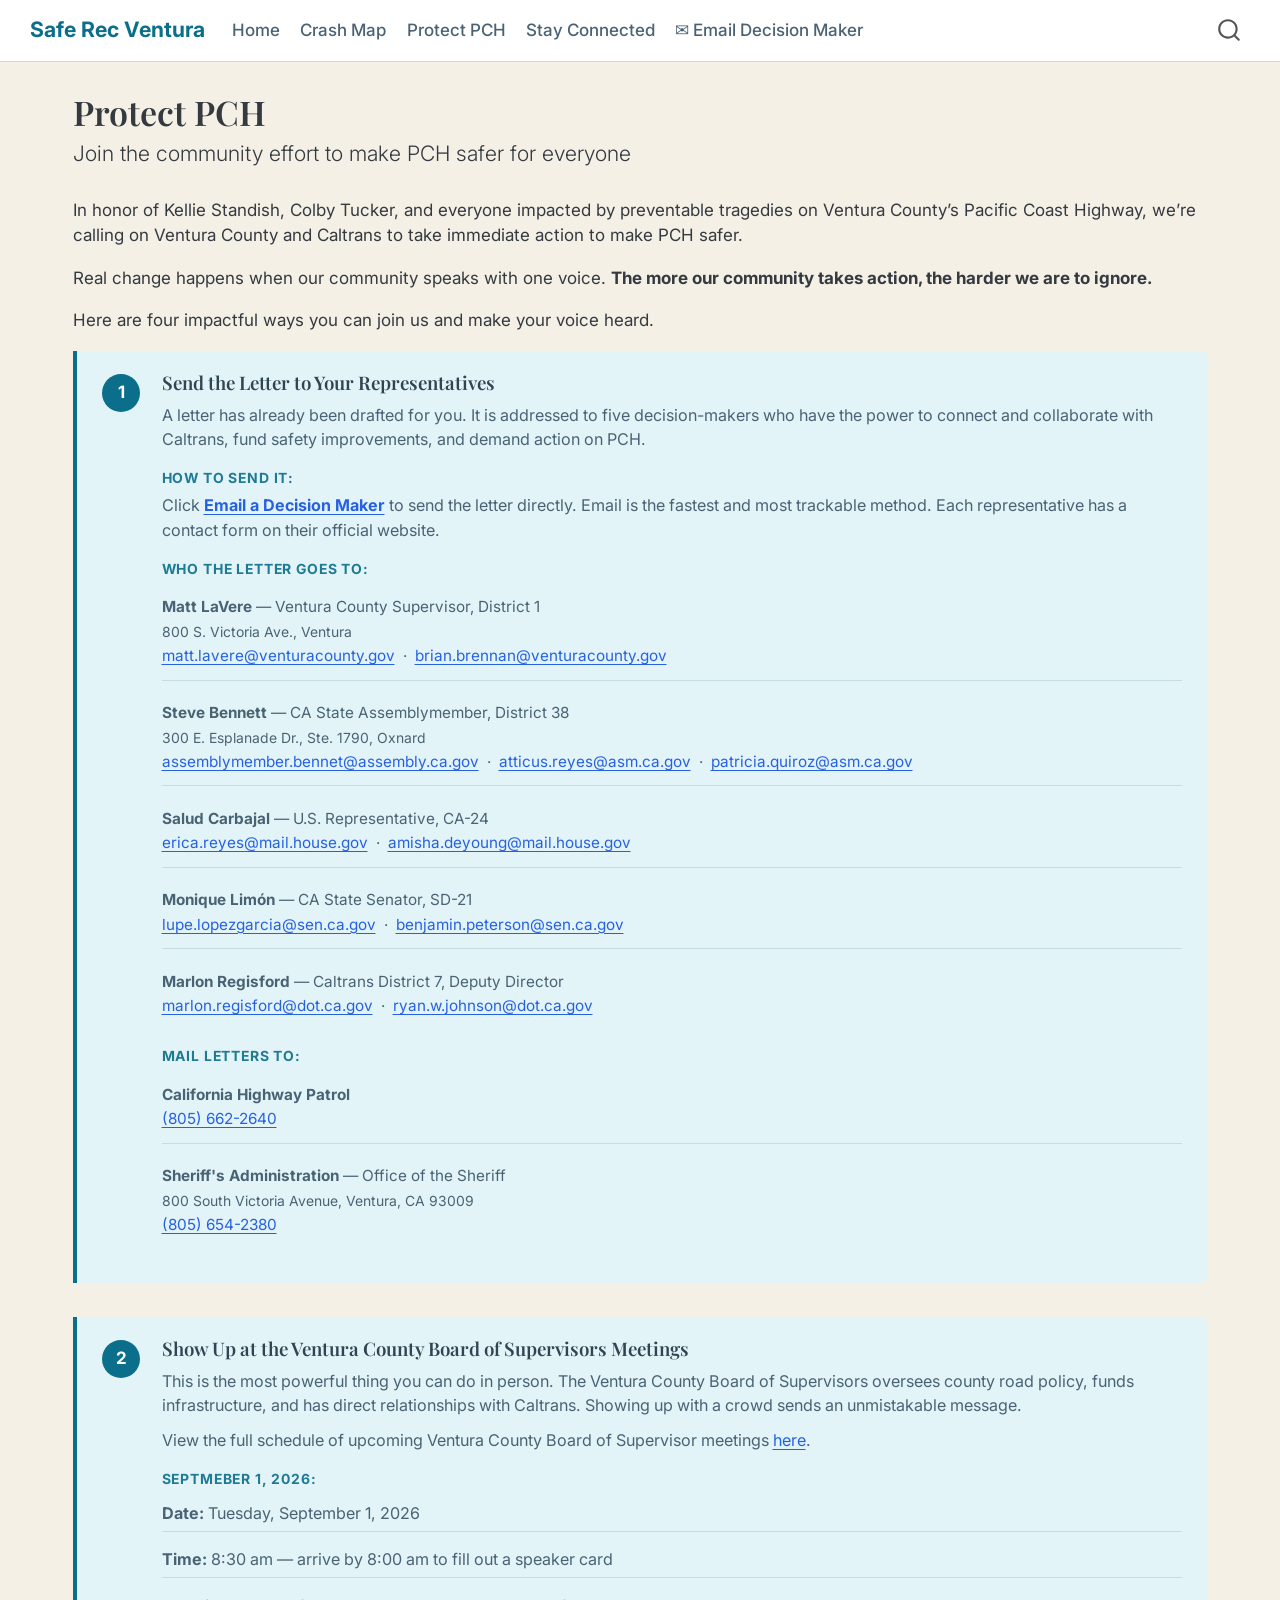
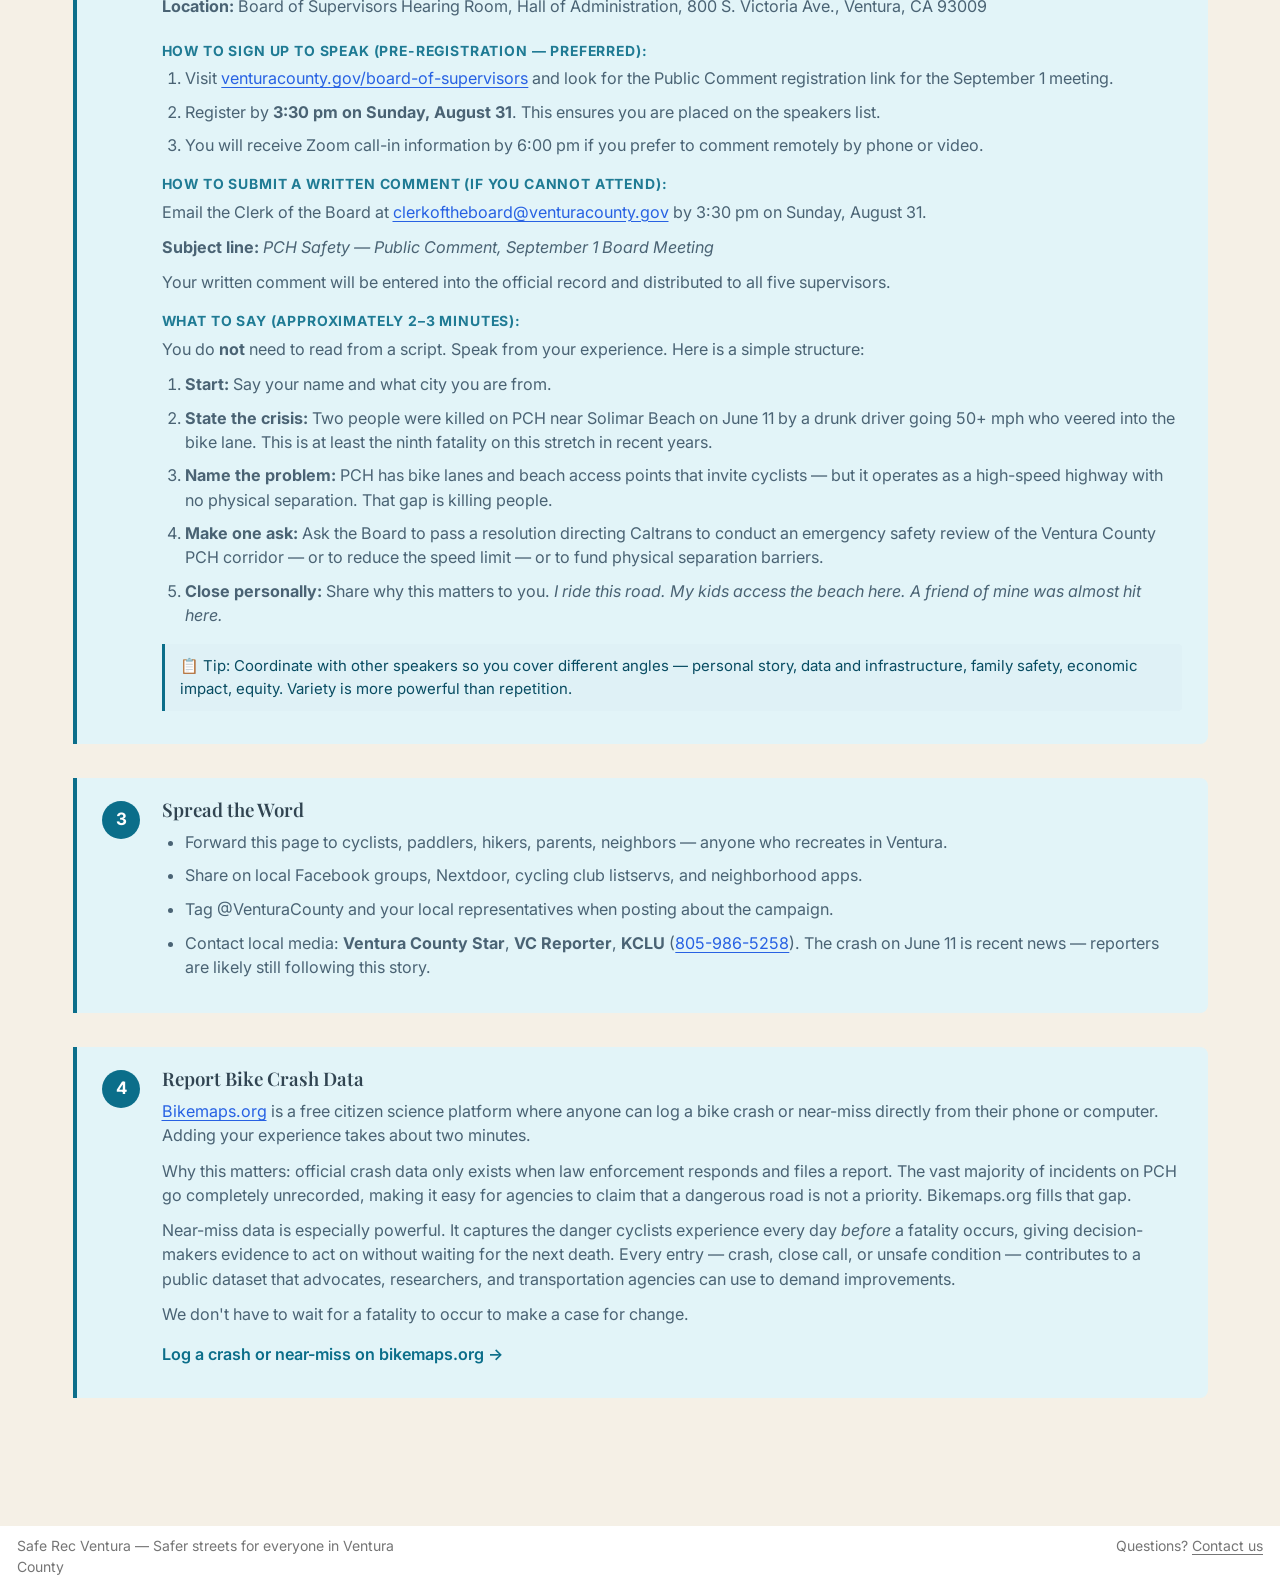
<file: docs/get-involved.html>
<!DOCTYPE html>
<html xmlns="http://www.w3.org/1999/xhtml" lang="en" xml:lang="en"><head>

<meta charset="utf-8">
<meta name="generator" content="quarto-1.9.38">

<meta name="viewport" content="width=device-width, initial-scale=1.0, user-scalable=yes">


<title>Protect PCH – Safe Rec Ventura</title>
<style>
/* Default styles provided by pandoc.
** See https://pandoc.org/MANUAL.html#variables-for-html for config info.
*/
code{white-space: pre-wrap;}
span.smallcaps{font-variant: small-caps;}
div.columns{display: flex; gap: min(4vw, 1.5em);}
div.column{flex: auto; overflow-x: auto;}
div.hanging-indent{margin-left: 1.5em; text-indent: -1.5em;}
ul.task-list{list-style: none;}
ul.task-list li input[type="checkbox"] {
  width: 0.8em;
  margin: 0 0.8em 0.2em -1em; /* quarto-specific, see https://github.com/quarto-dev/quarto-cli/issues/4556 */ 
  vertical-align: middle;
}
</style>


<script src="site_libs/quarto-nav/quarto-nav.js"></script>
<script src="site_libs/quarto-nav/headroom.min.js"></script>
<script src="site_libs/clipboard/clipboard.min.js"></script>
<script src="site_libs/quarto-search/autocomplete.umd.js"></script>
<script src="site_libs/quarto-search/fuse.min.js"></script>
<script src="site_libs/quarto-search/quarto-search.js"></script>
<meta name="quarto:offset" content="./">
<link href="./favicon.ico" rel="icon">
<script src="site_libs/quarto-html/quarto.js" type="module"></script>
<script src="site_libs/quarto-html/tabsets/tabsets.js" type="module"></script>
<script src="site_libs/quarto-html/popper.min.js"></script>
<script src="site_libs/quarto-html/tippy.umd.min.js"></script>
<script src="site_libs/quarto-html/anchor.min.js"></script>
<link href="site_libs/quarto-html/tippy.css" rel="stylesheet">
<link href="site_libs/quarto-html/quarto-syntax-highlighting-15634bcf2e68342d4ad2dfa704d543f6.css" rel="stylesheet" id="quarto-text-highlighting-styles">
<script src="site_libs/bootstrap/bootstrap.min.js"></script>
<link href="site_libs/bootstrap/bootstrap-icons.css" rel="stylesheet">
<link href="site_libs/bootstrap/bootstrap-158031087360bce0ff56dc785ce39e06.min.css" rel="stylesheet" append-hash="true" id="quarto-bootstrap" data-mode="light">
<script id="quarto-search-options" type="application/json">{
  "location": "navbar",
  "copy-button": false,
  "collapse-after": 3,
  "panel-placement": "end",
  "type": "overlay",
  "limit": 50,
  "keyboard-shortcut": [
    "f",
    "/",
    "s"
  ],
  "show-item-context": false,
  "language": {
    "search-no-results-text": "No results",
    "search-matching-documents-text": "matching documents",
    "search-copy-link-title": "Copy link to search",
    "search-hide-matches-text": "Hide additional matches",
    "search-more-match-text": "more match in this document",
    "search-more-matches-text": "more matches in this document",
    "search-clear-button-title": "Clear",
    "search-text-placeholder": "",
    "search-detached-cancel-button-title": "Cancel",
    "search-submit-button-title": "Submit",
    "search-label": "Search"
  }
}</script>


<link rel="stylesheet" href="styles.css">
<meta property="og:title" content="Protect PCH – Safe Rec Ventura">
<meta property="og:description" content="Safer streets for everyone in Ventura County">
<meta property="og:image" content="logo.png">
<meta property="og:site_name" content="Safe Rec Ventura">
<meta name="twitter:title" content="Protect PCH – Safe Rec Ventura">
<meta name="twitter:description" content="Safer streets for everyone in Ventura County">
<meta name="twitter:image" content="logo.png">
<meta name="twitter:card" content="summary_large_image">
</head>

<body class="nav-fixed quarto-light">

<div id="quarto-search-results"></div>
  <header id="quarto-header" class="headroom fixed-top">
    <nav class="navbar navbar-expand-lg " data-bs-theme="dark">
      <div class="navbar-container container-fluid">
      <div class="navbar-brand-container mx-auto">
    <a class="navbar-brand" href="./index.html">
    <span class="navbar-title">Safe Rec Ventura</span>
    </a>
  </div>
            <div id="quarto-search" class="" title="Search"></div>
          <button class="navbar-toggler" type="button" data-bs-toggle="collapse" data-bs-target="#navbarCollapse" aria-controls="navbarCollapse" role="menu" aria-expanded="false" aria-label="Toggle navigation" onclick="if (window.quartoToggleHeadroom) { window.quartoToggleHeadroom(); }">
  <span class="navbar-toggler-icon"></span>
</button>
          <div class="collapse navbar-collapse" id="navbarCollapse">
            <ul class="navbar-nav navbar-nav-scroll me-auto">
  <li class="nav-item">
    <a class="nav-link" href="./index.html"> 
<span class="menu-text">Home</span></a>
  </li>  
  <li class="nav-item">
    <a class="nav-link" href="./map.html"> 
<span class="menu-text">Crash Map</span></a>
  </li>  
  <li class="nav-item">
    <a class="nav-link" href="./protect-pch.html"> 
<span class="menu-text">Protect PCH</span></a>
  </li>  
  <li class="nav-item">
    <a class="nav-link" href="./stay-connected.html"> 
<span class="menu-text">Stay Connected</span></a>
  </li>  
  <li class="nav-item">
    <a class="nav-link" href="./take-action.html"> 
<span class="menu-text">✉ Email Decision Maker</span></a>
  </li>  
</ul>
          </div> <!-- /navcollapse -->
            <div class="quarto-navbar-tools">
</div>
      </div> <!-- /container-fluid -->
    </nav>
</header>
<!-- content -->
<div id="quarto-content" class="quarto-container page-columns page-rows-contents page-layout-full page-navbar">
<!-- sidebar -->
<!-- margin-sidebar -->
    
<!-- main -->
<main class="content column-page" id="quarto-document-content">

<header id="title-block-header" class="quarto-title-block default">
<div class="quarto-title">
<h1 class="title">Protect PCH</h1>
<p class="subtitle lead">Join the community effort to make PCH safer for everyone</p>
</div>



<div class="quarto-title-meta column-page">

    
  
    
  </div>
  


</header>


<p>In honor of Kellie Standish, Colby Tucker, and everyone impacted by preventable tragedies on Ventura County’s Pacific Coast Highway, we’re calling on Ventura County and Caltrans to take immediate action to make PCH safer.</p>
<p>Real change happens when our community speaks with one voice. <strong>The more our community takes action, the harder we are to ignore.</strong></p>
<link rel="preconnect" href="https://fonts.googleapis.com">
<link href="https://fonts.googleapis.com/css2?family=Inter:wght@400;500;600;700&amp;family=Playfair+Display:wght@700&amp;display=swap" rel="stylesheet">
<p>Here are four impactful ways you can join us and make your voice heard.</p>
<div class="action-steps">

  <!-- STEP 1 -->
  <div class="action-step">
    <div class="step-number">1</div>
    <div class="step-content">
      <h3 class="anchored">Send the Letter to Your Representatives</h3>
      <p>A letter has already been drafted for you. It is addressed to five decision-makers who have the power to connect and collaborate with Caltrans, fund safety improvements, and demand action on PCH.</p>

      <h4 class="anchored">How to send it:</h4>
      <p>Click <a href="take-action.html"><strong>Email a Decision Maker</strong></a> to send the letter directly. Email is the fastest and most trackable method. Each representative has a contact form on their official website.</p>

      <h4 class="anchored">Who the letter goes to:</h4>
      <ul class="recipient-list">
        <li>
          <strong>Matt LaVere</strong> — Ventura County Supervisor, District 1<br>
          <span class="address">800 S. Victoria Ave., Ventura</span><br>
          <a href="mailto:matt.lavere@venturacounty.gov">matt.lavere@venturacounty.gov</a> &nbsp;·&nbsp; <a href="mailto:brian.brennan@venturacounty.gov">brian.brennan@venturacounty.gov</a>
        </li>
        <li>
          <strong>Steve Bennett</strong> — CA State Assemblymember, District 38<br>
          <span class="address">300 E. Esplanade Dr., Ste. 1790, Oxnard</span><br>
          <a href="mailto:assemblymember.bennet@assembly.ca.gov">assemblymember.bennet@assembly.ca.gov</a> &nbsp;·&nbsp; <a href="mailto:atticus.reyes@asm.ca.gov">atticus.reyes@asm.ca.gov</a> &nbsp;·&nbsp; <a href="mailto:patricia.quiroz@asm.ca.gov">patricia.quiroz@asm.ca.gov</a>
        </li>
        <li>
          <strong>Salud Carbajal</strong> — U.S. Representative, CA-24<br>
          <a href="mailto:erica.reyes@mail.house.gov">erica.reyes@mail.house.gov</a> &nbsp;·&nbsp; <a href="mailto:amisha.deyoung@mail.house.gov">amisha.deyoung@mail.house.gov</a>
        </li>
        <li>
          <strong>Monique Limón</strong> — CA State Senator, SD-21<br>
          <a href="mailto:lupe.lopezgarcia@sen.ca.gov">lupe.lopezgarcia@sen.ca.gov</a> &nbsp;·&nbsp; <a href="mailto:benjamin.peterson@sen.ca.gov">benjamin.peterson@sen.ca.gov</a>
        </li>
        <li>
          <strong>Marlon Regisford</strong> — Caltrans District 7, Deputy Director<br>
          <a href="mailto:marlon.regisford@dot.ca.gov">marlon.regisford@dot.ca.gov</a> &nbsp;·&nbsp; <a href="mailto:ryan.w.johnson@dot.ca.gov">ryan.w.johnson@dot.ca.gov</a>
        </li>
      </ul>

      <h4 class="anchored">Mail letters to:</h4>
      <ul class="recipient-list">
        <li>
          <strong>California Highway Patrol</strong><br>
          <a href="tel:8056622640">(805) 662-2640</a>
        </li>
        <li>
          <strong>Sheriff's Administration</strong> — Office of the Sheriff<br>
          <span class="address">800 South Victoria Avenue, Ventura, CA 93009</span><br>
          <a href="tel:8056542380">(805) 654-2380</a>
        </li>
      </ul>
    </div>
  </div>

  <!-- STEP 2 -->
  <div class="action-step">
    <div class="step-number">2</div>
    <div class="step-content">
      <h3 class="anchored">Show Up at the Ventura County Board of Supervisors Meetings</h3>
      <p>This is the most powerful thing you can do in person. The Ventura County Board of Supervisors oversees county road policy, funds infrastructure, and has direct relationships with Caltrans. Showing up with a crowd sends an unmistakable message.</p>
      <p>View the full schedule of upcoming Ventura County Board of Supervisor meetings <a href="https://venturacounty.gov/board-of-supervisors/agendas-documents-and-broadcasts/#docaccess-0335db2e83446666d7ba9470ea76b0e01f86daad38ea905ecad69182c2b5708c" target="_blank" rel="noopener">here</a>.</p><p>

      </p><h4 class="anchored">Septmeber 1, 2026:</h4>
      <ul class="detail-list">
        <li><strong>Date:</strong> Tuesday, September 1, 2026</li>
        <li><strong>Time:</strong> 8:30 am — arrive by 8:00 am to fill out a speaker card</li>
        <li><strong>Location:</strong> Board of Supervisors Hearing Room, Hall of Administration, 800 S. Victoria Ave., Ventura, CA 93009</li>
      </ul>

      <h4 class="anchored">How to Sign Up to Speak (Pre-Registration — Preferred):</h4>
      <ol>
        <li>Visit <a href="https://venturacounty.gov/board-of-supervisors" target="_blank" rel="noopener">venturacounty.gov/board-of-supervisors</a> and look for the Public Comment registration link for the September 1 meeting.</li>
        <li>Register by <strong>3:30 pm on Sunday, August 31</strong>. This ensures you are placed on the speakers list.</li>
        <li>You will receive Zoom call-in information by 6:00 pm if you prefer to comment remotely by phone or video.</li>
      </ol>

      <h4 class="anchored">How to Submit a Written Comment (if you cannot attend):</h4>
      <p>Email the Clerk of the Board at <a href="mailto:clerkoftheboard@venturacounty.gov">clerkoftheboard@venturacounty.gov</a> by 3:30 pm on Sunday, August 31.</p>
      <p><strong>Subject line:</strong> <em>PCH Safety — Public Comment, September 1 Board Meeting</em></p>
      <p>Your written comment will be entered into the official record and distributed to all five supervisors.</p>

      <h4 class="anchored">What to Say (approximately 2–3 minutes):</h4>
      <p>You do <strong>not</strong> need to read from a script. Speak from your experience. Here is a simple structure:</p>
      <ol>
        <li><strong>Start:</strong> Say your name and what city you are from.</li>
        <li><strong>State the crisis:</strong> Two people were killed on PCH near Solimar Beach on June 11 by a drunk driver going 50+ mph who veered into the bike lane. This is at least the ninth fatality on this stretch in recent years.</li>
        <li><strong>Name the problem:</strong> PCH has bike lanes and beach access points that invite cyclists — but it operates as a high-speed highway with no physical separation. That gap is killing people.</li>
        <li><strong>Make one ask:</strong> Ask the Board to pass a resolution directing Caltrans to conduct an emergency safety review of the Ventura County PCH corridor — or to reduce the speed limit — or to fund physical separation barriers.</li>
        <li><strong>Close personally:</strong> Share why this matters to you. <em>I ride this road. My kids access the beach here. A friend of mine was almost hit here.</em></li>
      </ol>

      <p class="step-tip">📋 Tip: Coordinate with other speakers so you cover different angles — personal story, data and infrastructure, family safety, economic impact, equity. Variety is more powerful than repetition.</p>
    </div>
  </div>

  <!-- STEP 3 -->
  <div class="action-step">
    <div class="step-number">3</div>
    <div class="step-content">
      <h3 class="anchored">Spread the Word</h3>
      <ul>
        <li>Forward this page to cyclists, paddlers, hikers, parents, neighbors — anyone who recreates in Ventura.</li>
        <li>Share on local Facebook groups, Nextdoor, cycling club listservs, and neighborhood apps.</li>
        <li>Tag @VenturaCounty and your local representatives when posting about the campaign.</li>
        <li>Contact local media: <strong>Ventura County Star</strong>, <strong>VC Reporter</strong>, <strong>KCLU</strong> (<a href="tel:8059865258">805-986-5258</a>). The crash on June 11 is recent news — reporters are likely still following this story.</li>
      </ul>
    </div>
  </div>

  <!-- STEP 4 -->
  <div class="action-step">
    <div class="step-number">4</div>
    <div class="step-content">
      <h3 class="anchored">Report Bike Crash Data</h3>
      <p><a href="https://bikemaps.org" target="_blank" rel="noopener">Bikemaps.org</a> is a free citizen science platform where anyone can log a bike crash or near-miss directly from their phone or computer. Adding your experience takes about two minutes.</p>
      <p>Why this matters: official crash data only exists when law enforcement responds and files a report. The vast majority of incidents on PCH go completely unrecorded, making it easy for agencies to claim that a dangerous road is not a priority. Bikemaps.org fills that gap.</p>
      <p>Near-miss data is especially powerful. It captures the danger cyclists experience every day <em>before</em> a fatality occurs, giving decision-makers evidence to act on without waiting for the next death. Every entry — crash, close call, or unsafe condition — contributes to a public dataset that advocates, researchers, and transportation agencies can use to demand improvements.</p>
      <p>We don't have to wait for a fatality to occur to make a case for change.</p>
      <p><a href="https://bikemaps.org" target="_blank" rel="noopener" class="action-link">Log a crash or near-miss on bikemaps.org →</a></p>
    </div>
  </div>

</div>

<style>
.action-steps {
  display: flex;
  flex-direction: column;
  gap: 2rem;
  margin-bottom: 3rem;
}

.action-step {
  display: flex;
  gap: 1.25rem;
  align-items: flex-start;
  background: var(--seafoam);
  border-left: 4px solid var(--ocean);
  border-radius: 0 8px 8px 0;
  padding: 1.25rem 1.5rem;
}

.step-number {
  flex-shrink: 0;
  width: 2.25rem;
  height: 2.25rem;
  background: var(--ocean);
  color: #fff;
  border-radius: 50%;
  display: flex;
  align-items: center;
  justify-content: center;
  font-weight: 700;
  font-size: 1rem;
  margin-top: 0.1rem;
}

.step-content h3 {
  margin: 0 0 0.5rem;
  font-size: 1.1rem;
  font-weight: 600;
  color: var(--charcoal);
}

.step-content h4 {
  margin: 1.1rem 0 0.4rem;
  font-size: 0.82rem;
  font-weight: 700;
  text-transform: uppercase;
  letter-spacing: 0.06em;
  color: var(--ocean);
}

.step-content p {
  margin: 0 0 0.65rem;
  font-size: 0.95rem;
  color: var(--mid);
}

.step-content ul,
.step-content ol {
  margin: 0 0 0.75rem;
  padding-left: 1.4rem;
  font-size: 0.95rem;
  color: var(--mid);
}

.step-content li {
  margin-bottom: 0.55rem;
  line-height: 1.5;
}

.step-date {
  font-size: 0.85rem !important;
  font-weight: 700;
  color: var(--teal) !important;
  margin-bottom: 0.6rem !important;
  text-transform: uppercase;
  letter-spacing: 0.05em;
}

.recipient-list {
  list-style: none !important;
  padding-left: 0 !important;
}

.recipient-list li {
  padding: 0.65rem 0;
  border-bottom: 1px solid var(--border);
  font-size: 0.9rem !important;
  line-height: 1.6 !important;
}

.recipient-list li:last-child {
  border-bottom: none;
}

.address {
  font-size: 0.82rem;
  color: var(--mid);
}

.detail-list {
  list-style: none !important;
  padding-left: 0 !important;
}

.detail-list li {
  padding: 0.35rem 0;
  border-bottom: 1px solid var(--border);
  font-size: 0.95rem !important;
}

.detail-list li:last-child {
  border-bottom: none;
}

.step-tip {
  background: var(--ocean-light);
  border-left: 3px solid var(--ocean);
  padding: 0.65rem 0.9rem;
  border-radius: 0 4px 4px 0;
  font-size: 0.88rem !important;
  color: var(--ocean-dark) !important;
  margin-top: 1rem !important;
}

.action-link {
  display: inline-block;
  margin-top: 0.25rem;
  font-weight: 600;
  color: var(--ocean);
  text-decoration: none;
}

.action-link:hover {
  color: var(--ocean-dark);
  text-decoration: underline;
}
</style>



</main> <!-- /main -->
<script id="quarto-html-after-body" type="application/javascript">
  window.document.addEventListener("DOMContentLoaded", function (event) {
    const icon = "";
    const anchorJS = new window.AnchorJS();
    anchorJS.options = {
      placement: 'right',
      icon: icon
    };
    anchorJS.add('.anchored');
    const isCodeAnnotation = (el) => {
      for (const clz of el.classList) {
        if (clz.startsWith('code-annotation-')) {                     
          return true;
        }
      }
      return false;
    }
    const onCopySuccess = function(e) {
      // button target
      const button = e.trigger;
      // don't keep focus
      button.blur();
      // flash "checked"
      button.classList.add('code-copy-button-checked');
      var currentTitle = button.getAttribute("title");
      button.setAttribute("title", "Copied!");
      let tooltip;
      if (window.bootstrap) {
        button.setAttribute("data-bs-toggle", "tooltip");
        button.setAttribute("data-bs-placement", "left");
        button.setAttribute("data-bs-title", "Copied!");
        tooltip = new bootstrap.Tooltip(button, 
          { trigger: "manual", 
            customClass: "code-copy-button-tooltip",
            offset: [0, -8]});
        tooltip.show();    
      }
      setTimeout(function() {
        if (tooltip) {
          tooltip.hide();
          button.removeAttribute("data-bs-title");
          button.removeAttribute("data-bs-toggle");
          button.removeAttribute("data-bs-placement");
        }
        button.setAttribute("title", currentTitle);
        button.classList.remove('code-copy-button-checked');
      }, 1000);
      // clear code selection
      e.clearSelection();
    }
    const getTextToCopy = function(trigger) {
      const outerScaffold = trigger.parentElement.cloneNode(true);
      const codeEl = outerScaffold.querySelector('code');
      for (const childEl of codeEl.children) {
        if (isCodeAnnotation(childEl)) {
          childEl.remove();
        }
      }
      return codeEl.innerText;
    }
    const clipboard = new window.ClipboardJS('.code-copy-button:not([data-in-quarto-modal])', {
      text: getTextToCopy
    });
    clipboard.on('success', onCopySuccess);
    if (window.document.getElementById('quarto-embedded-source-code-modal')) {
      const clipboardModal = new window.ClipboardJS('.code-copy-button[data-in-quarto-modal]', {
        text: getTextToCopy,
        container: window.document.getElementById('quarto-embedded-source-code-modal')
      });
      clipboardModal.on('success', onCopySuccess);
    }
      var localhostRegex = new RegExp(/^(?:http|https):\/\/localhost\:?[0-9]*\//);
      var mailtoRegex = new RegExp(/^mailto:/);
        var filterRegex = new RegExp('/' + window.location.host + '/');
      var isInternal = (href) => {
          return filterRegex.test(href) || localhostRegex.test(href) || mailtoRegex.test(href);
      }
      // Inspect non-navigation links and adorn them if external
     var links = window.document.querySelectorAll('a[href]:not(.nav-link):not(.navbar-brand):not(.toc-action):not(.sidebar-link):not(.sidebar-item-toggle):not(.pagination-link):not(.no-external):not([aria-hidden]):not(.dropdown-item):not(.quarto-navigation-tool):not(.about-link)');
      for (var i=0; i<links.length; i++) {
        const link = links[i];
        if (!isInternal(link.href)) {
          // undo the damage that might have been done by quarto-nav.js in the case of
          // links that we want to consider external
          if (link.dataset.originalHref !== undefined) {
            link.href = link.dataset.originalHref;
          }
        }
      }
    function tippyHover(el, contentFn, onTriggerFn, onUntriggerFn) {
      const config = {
        allowHTML: true,
        maxWidth: 500,
        delay: 100,
        arrow: false,
        appendTo: function(el) {
            return el.parentElement;
        },
        interactive: true,
        interactiveBorder: 10,
        theme: 'quarto',
        placement: 'bottom-start',
      };
      if (contentFn) {
        config.content = contentFn;
      }
      if (onTriggerFn) {
        config.onTrigger = onTriggerFn;
      }
      if (onUntriggerFn) {
        config.onUntrigger = onUntriggerFn;
      }
      window.tippy(el, config); 
    }
    const noterefs = window.document.querySelectorAll('a[role="doc-noteref"]');
    for (var i=0; i<noterefs.length; i++) {
      const ref = noterefs[i];
      tippyHover(ref, function() {
        // use id or data attribute instead here
        let href = ref.getAttribute('data-footnote-href') || ref.getAttribute('href');
        try { href = new URL(href).hash; } catch {}
        const id = href.replace(/^#\/?/, "");
        const note = window.document.getElementById(id);
        if (note) {
          return note.innerHTML;
        } else {
          return "";
        }
      });
    }
    const xrefs = window.document.querySelectorAll('a.quarto-xref');
    const processXRef = (id, note) => {
      // Strip column container classes
      const stripColumnClz = (el) => {
        el.classList.remove("page-full", "page-columns");
        if (el.children) {
          for (const child of el.children) {
            stripColumnClz(child);
          }
        }
      }
      stripColumnClz(note)
      if (id === null || id.startsWith('sec-')) {
        // Special case sections, only their first couple elements
        const container = document.createElement("div");
        if (note.children && note.children.length > 2) {
          container.appendChild(note.children[0].cloneNode(true));
          for (let i = 1; i < note.children.length; i++) {
            const child = note.children[i];
            if (child.tagName === "P" && child.innerText === "") {
              continue;
            } else {
              container.appendChild(child.cloneNode(true));
              break;
            }
          }
          if (window.Quarto?.typesetMath) {
            window.Quarto.typesetMath(container);
          }
          return container.innerHTML
        } else {
          if (window.Quarto?.typesetMath) {
            window.Quarto.typesetMath(note);
          }
          return note.innerHTML;
        }
      } else {
        // Remove any anchor links if they are present
        const anchorLink = note.querySelector('a.anchorjs-link');
        if (anchorLink) {
          anchorLink.remove();
        }
        if (window.Quarto?.typesetMath) {
          window.Quarto.typesetMath(note);
        }
        if (note.classList.contains("callout")) {
          return note.outerHTML;
        } else {
          return note.innerHTML;
        }
      }
    }
    for (var i=0; i<xrefs.length; i++) {
      const xref = xrefs[i];
      tippyHover(xref, undefined, function(instance) {
        instance.disable();
        let url = xref.getAttribute('href');
        let hash = undefined; 
        if (url.startsWith('#')) {
          hash = url;
        } else {
          try { hash = new URL(url).hash; } catch {}
        }
        if (hash) {
          const id = hash.replace(/^#\/?/, "");
          const note = window.document.getElementById(id);
          if (note !== null) {
            try {
              const html = processXRef(id, note.cloneNode(true));
              instance.setContent(html);
            } finally {
              instance.enable();
              instance.show();
            }
          } else {
            // See if we can fetch this
            fetch(url.split('#')[0])
            .then(res => res.text())
            .then(html => {
              const parser = new DOMParser();
              const htmlDoc = parser.parseFromString(html, "text/html");
              const note = htmlDoc.getElementById(id);
              if (note !== null) {
                const html = processXRef(id, note);
                instance.setContent(html);
              } 
            }).finally(() => {
              instance.enable();
              instance.show();
            });
          }
        } else {
          // See if we can fetch a full url (with no hash to target)
          // This is a special case and we should probably do some content thinning / targeting
          fetch(url)
          .then(res => res.text())
          .then(html => {
            const parser = new DOMParser();
            const htmlDoc = parser.parseFromString(html, "text/html");
            const note = htmlDoc.querySelector('main.content');
            if (note !== null) {
              // This should only happen for chapter cross references
              // (since there is no id in the URL)
              // remove the first header
              if (note.children.length > 0 && note.children[0].tagName === "HEADER") {
                note.children[0].remove();
              }
              const html = processXRef(null, note);
              instance.setContent(html);
            } 
          }).finally(() => {
            instance.enable();
            instance.show();
          });
        }
      }, function(instance) {
      });
    }
        let selectedAnnoteEl;
        const selectorForAnnotation = ( cell, annotation) => {
          let cellAttr = 'data-code-cell="' + cell + '"';
          let lineAttr = 'data-code-annotation="' +  annotation + '"';
          const selector = 'span[' + cellAttr + '][' + lineAttr + ']';
          return selector;
        }
        const selectCodeLines = (annoteEl) => {
          const doc = window.document;
          const targetCell = annoteEl.getAttribute("data-target-cell");
          const targetAnnotation = annoteEl.getAttribute("data-target-annotation");
          const annoteSpan = window.document.querySelector(selectorForAnnotation(targetCell, targetAnnotation));
          const lines = annoteSpan.getAttribute("data-code-lines").split(",");
          const lineIds = lines.map((line) => {
            return targetCell + "-" + line;
          })
          let top = null;
          let height = null;
          let parent = null;
          if (lineIds.length > 0) {
              //compute the position of the single el (top and bottom and make a div)
              const el = window.document.getElementById(lineIds[0]);
              top = el.offsetTop;
              height = el.offsetHeight;
              parent = el.parentElement.parentElement;
            if (lineIds.length > 1) {
              const lastEl = window.document.getElementById(lineIds[lineIds.length - 1]);
              const bottom = lastEl.offsetTop + lastEl.offsetHeight;
              height = bottom - top;
            }
            if (top !== null && height !== null && parent !== null) {
              // cook up a div (if necessary) and position it 
              let div = window.document.getElementById("code-annotation-line-highlight");
              if (div === null) {
                div = window.document.createElement("div");
                div.setAttribute("id", "code-annotation-line-highlight");
                div.style.position = 'absolute';
                parent.appendChild(div);
              }
              div.style.top = top - 2 + "px";
              div.style.height = height + 4 + "px";
              div.style.left = 0;
              let gutterDiv = window.document.getElementById("code-annotation-line-highlight-gutter");
              if (gutterDiv === null) {
                gutterDiv = window.document.createElement("div");
                gutterDiv.setAttribute("id", "code-annotation-line-highlight-gutter");
                gutterDiv.style.position = 'absolute';
                const codeCell = window.document.getElementById(targetCell);
                const gutter = codeCell.querySelector('.code-annotation-gutter');
                gutter.appendChild(gutterDiv);
              }
              gutterDiv.style.top = top - 2 + "px";
              gutterDiv.style.height = height + 4 + "px";
            }
            selectedAnnoteEl = annoteEl;
          }
        };
        const unselectCodeLines = () => {
          const elementsIds = ["code-annotation-line-highlight", "code-annotation-line-highlight-gutter"];
          elementsIds.forEach((elId) => {
            const div = window.document.getElementById(elId);
            if (div) {
              div.remove();
            }
          });
          selectedAnnoteEl = undefined;
        };
          // Handle positioning of the toggle
      window.addEventListener(
        "resize",
        throttle(() => {
          elRect = undefined;
          if (selectedAnnoteEl) {
            selectCodeLines(selectedAnnoteEl);
          }
        }, 10)
      );
      function throttle(fn, ms) {
      let throttle = false;
      let timer;
        return (...args) => {
          if(!throttle) { // first call gets through
              fn.apply(this, args);
              throttle = true;
          } else { // all the others get throttled
              if(timer) clearTimeout(timer); // cancel #2
              timer = setTimeout(() => {
                fn.apply(this, args);
                timer = throttle = false;
              }, ms);
          }
        };
      }
        // Attach click handler to the DT
        const annoteDls = window.document.querySelectorAll('dt[data-target-cell]');
        for (const annoteDlNode of annoteDls) {
          annoteDlNode.addEventListener('click', (event) => {
            const clickedEl = event.target;
            if (clickedEl !== selectedAnnoteEl) {
              unselectCodeLines();
              const activeEl = window.document.querySelector('dt[data-target-cell].code-annotation-active');
              if (activeEl) {
                activeEl.classList.remove('code-annotation-active');
              }
              selectCodeLines(clickedEl);
              clickedEl.classList.add('code-annotation-active');
            } else {
              // Unselect the line
              unselectCodeLines();
              clickedEl.classList.remove('code-annotation-active');
            }
          });
        }
    const findCites = (el) => {
      const parentEl = el.parentElement;
      if (parentEl) {
        const cites = parentEl.dataset.cites;
        if (cites) {
          return {
            el,
            cites: cites.split(' ')
          };
        } else {
          return findCites(el.parentElement)
        }
      } else {
        return undefined;
      }
    };
    var bibliorefs = window.document.querySelectorAll('a[role="doc-biblioref"]');
    for (var i=0; i<bibliorefs.length; i++) {
      const ref = bibliorefs[i];
      const citeInfo = findCites(ref);
      if (citeInfo) {
        tippyHover(citeInfo.el, function() {
          var popup = window.document.createElement('div');
          citeInfo.cites.forEach(function(cite) {
            var citeDiv = window.document.createElement('div');
            citeDiv.classList.add('hanging-indent');
            citeDiv.classList.add('csl-entry');
            var biblioDiv = window.document.getElementById('ref-' + cite);
            if (biblioDiv) {
              citeDiv.innerHTML = biblioDiv.innerHTML;
            }
            popup.appendChild(citeDiv);
          });
          return popup.innerHTML;
        });
      }
    }
  });
  </script>
</div> <!-- /content -->
<footer class="footer">
  <div class="nav-footer">
    <div class="nav-footer-left">
<p>Safe Rec Ventura — Safer streets for everyone in Ventura County</p>
</div>   
    <div class="nav-footer-center">
      &nbsp;
    </div>
    <div class="nav-footer-right">
<p>Questions? <a href="mailto:saferecventura@gmail.com">Contact us</a></p>
</div>
  </div>
</footer>




</body></html>
</file>
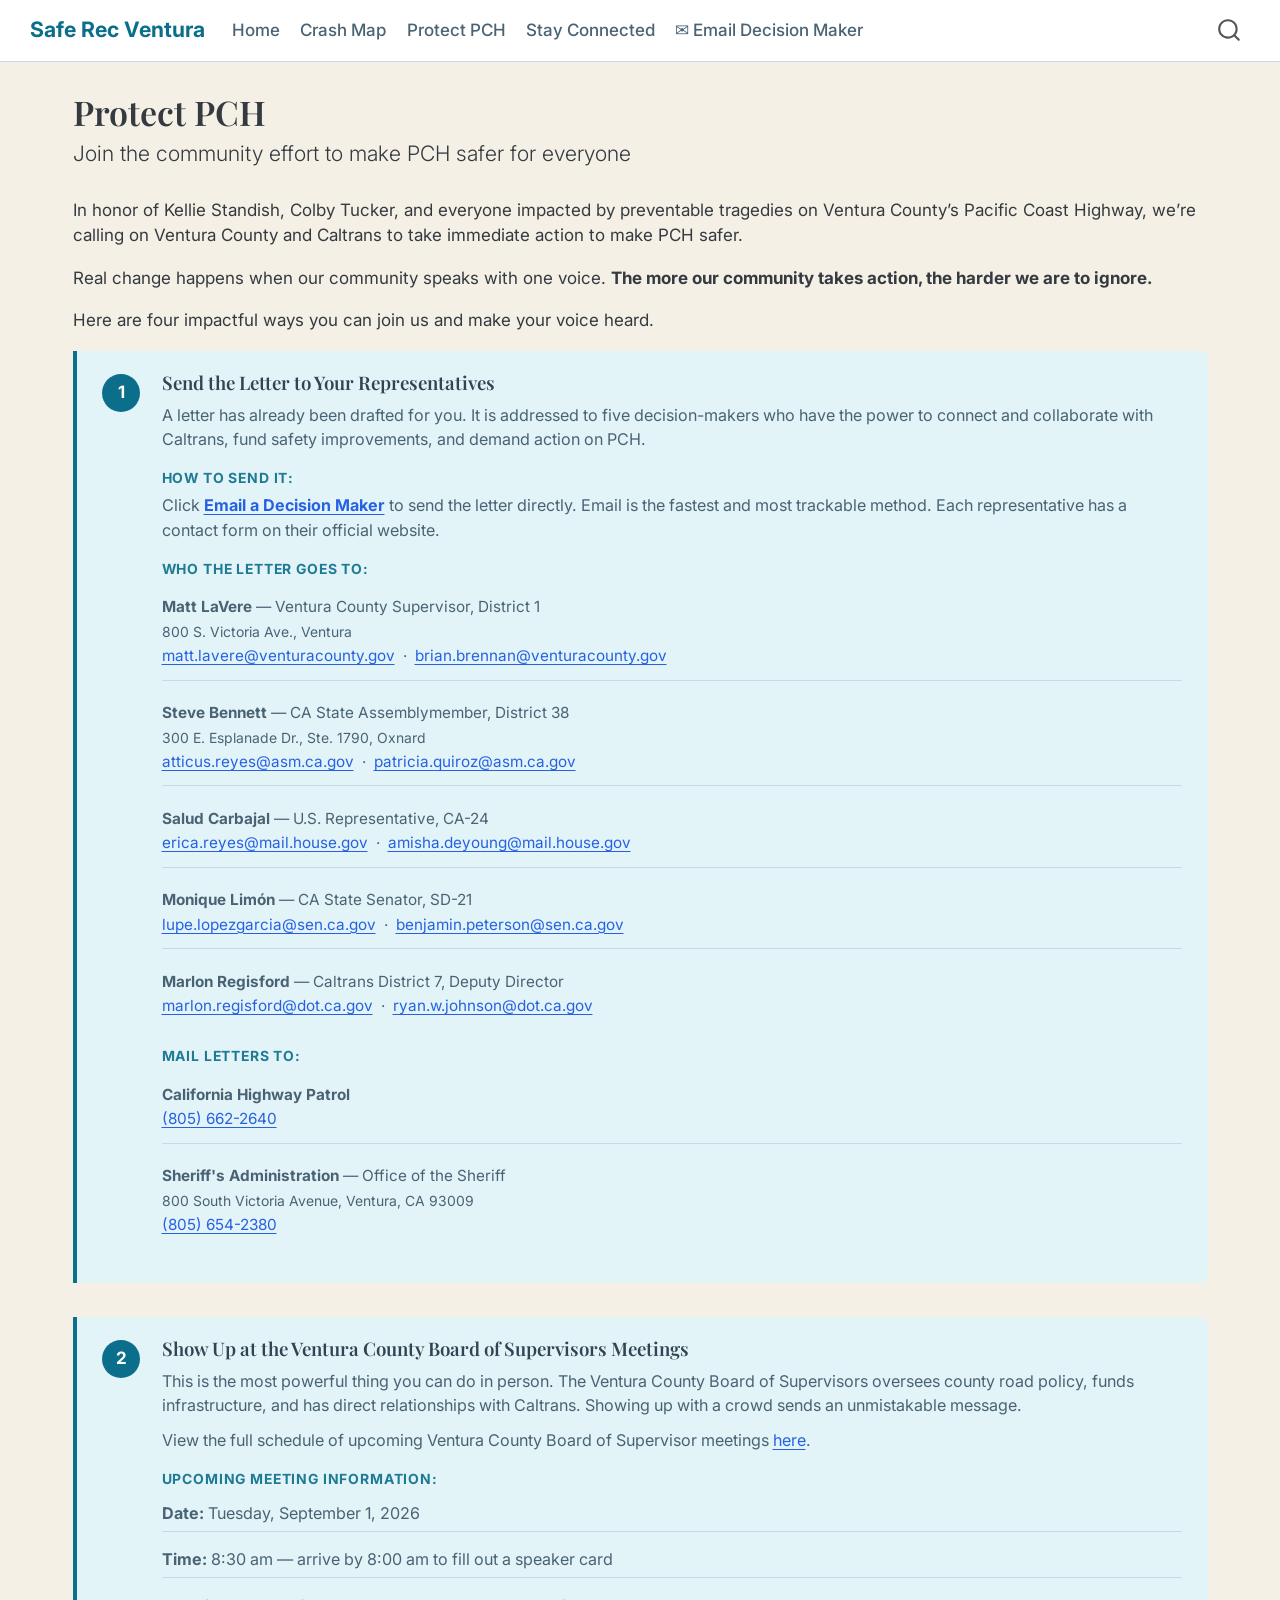
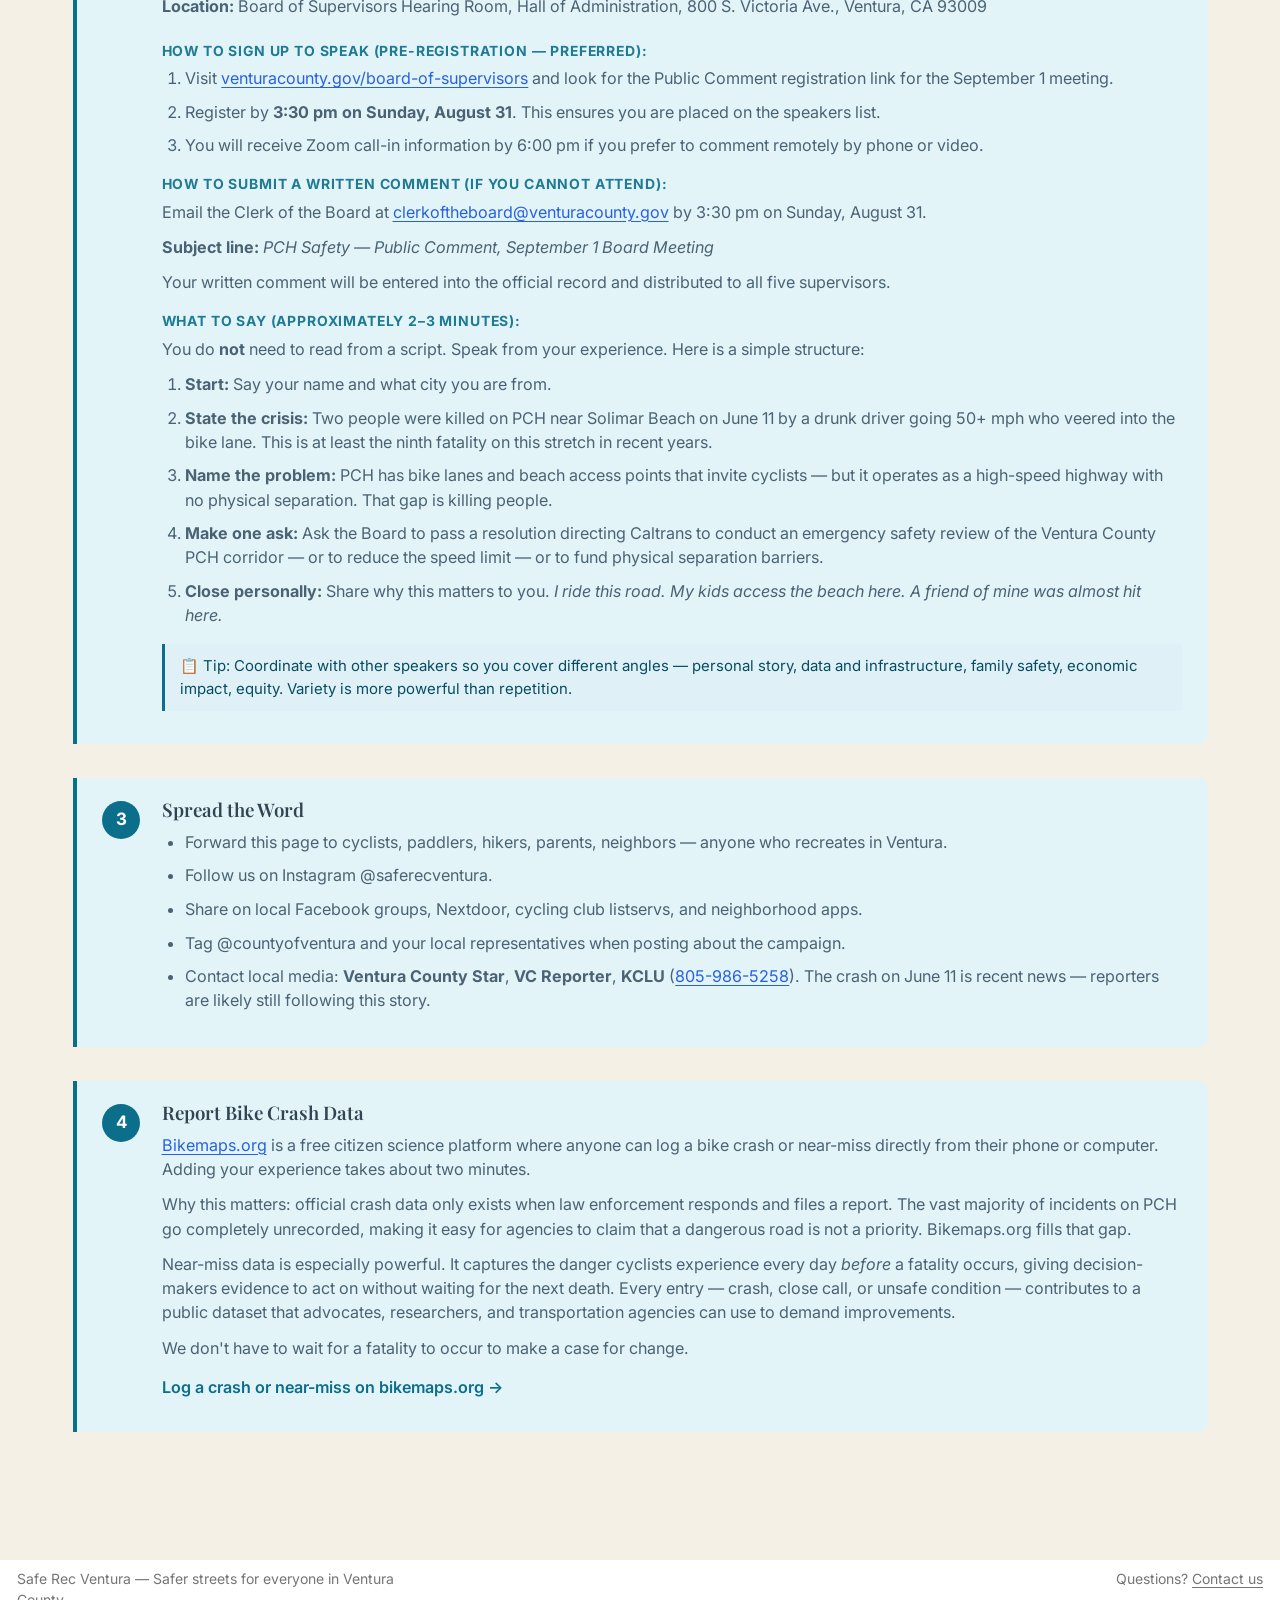
<file: docs/protect-pch.html>
<!DOCTYPE html>
<html xmlns="http://www.w3.org/1999/xhtml" lang="en" xml:lang="en"><head>

<meta charset="utf-8">
<meta name="generator" content="quarto-1.9.38">

<meta name="viewport" content="width=device-width, initial-scale=1.0, user-scalable=yes">


<title>Protect PCH – Safe Rec Ventura</title>
<style>
/* Default styles provided by pandoc.
** See https://pandoc.org/MANUAL.html#variables-for-html for config info.
*/
code{white-space: pre-wrap;}
span.smallcaps{font-variant: small-caps;}
div.columns{display: flex; gap: min(4vw, 1.5em);}
div.column{flex: auto; overflow-x: auto;}
div.hanging-indent{margin-left: 1.5em; text-indent: -1.5em;}
ul.task-list{list-style: none;}
ul.task-list li input[type="checkbox"] {
  width: 0.8em;
  margin: 0 0.8em 0.2em -1em; /* quarto-specific, see https://github.com/quarto-dev/quarto-cli/issues/4556 */ 
  vertical-align: middle;
}
</style>


<script src="site_libs/quarto-nav/quarto-nav.js"></script>
<script src="site_libs/quarto-nav/headroom.min.js"></script>
<script src="site_libs/clipboard/clipboard.min.js"></script>
<script src="site_libs/quarto-search/autocomplete.umd.js"></script>
<script src="site_libs/quarto-search/fuse.min.js"></script>
<script src="site_libs/quarto-search/quarto-search.js"></script>
<meta name="quarto:offset" content="./">
<link href="./favicon.ico" rel="icon">
<script src="site_libs/quarto-html/quarto.js" type="module"></script>
<script src="site_libs/quarto-html/tabsets/tabsets.js" type="module"></script>
<script src="site_libs/quarto-html/popper.min.js"></script>
<script src="site_libs/quarto-html/tippy.umd.min.js"></script>
<script src="site_libs/quarto-html/anchor.min.js"></script>
<link href="site_libs/quarto-html/tippy.css" rel="stylesheet">
<link href="site_libs/quarto-html/quarto-syntax-highlighting-15634bcf2e68342d4ad2dfa704d543f6.css" rel="stylesheet" id="quarto-text-highlighting-styles">
<script src="site_libs/bootstrap/bootstrap.min.js"></script>
<link href="site_libs/bootstrap/bootstrap-icons.css" rel="stylesheet">
<link href="site_libs/bootstrap/bootstrap-158031087360bce0ff56dc785ce39e06.min.css" rel="stylesheet" append-hash="true" id="quarto-bootstrap" data-mode="light">
<script id="quarto-search-options" type="application/json">{
  "location": "navbar",
  "copy-button": false,
  "collapse-after": 3,
  "panel-placement": "end",
  "type": "overlay",
  "limit": 50,
  "keyboard-shortcut": [
    "f",
    "/",
    "s"
  ],
  "show-item-context": false,
  "language": {
    "search-no-results-text": "No results",
    "search-matching-documents-text": "matching documents",
    "search-copy-link-title": "Copy link to search",
    "search-hide-matches-text": "Hide additional matches",
    "search-more-match-text": "more match in this document",
    "search-more-matches-text": "more matches in this document",
    "search-clear-button-title": "Clear",
    "search-text-placeholder": "",
    "search-detached-cancel-button-title": "Cancel",
    "search-submit-button-title": "Submit",
    "search-label": "Search"
  }
}</script>


<link rel="stylesheet" href="styles.css">
<meta property="og:title" content="Protect PCH – Safe Rec Ventura">
<meta property="og:description" content="Safer streets for everyone in Ventura County">
<meta property="og:image" content="logo.png">
<meta property="og:site_name" content="Safe Rec Ventura">
<meta name="twitter:title" content="Protect PCH – Safe Rec Ventura">
<meta name="twitter:description" content="Safer streets for everyone in Ventura County">
<meta name="twitter:image" content="logo.png">
<meta name="twitter:card" content="summary_large_image">
</head>

<body class="nav-fixed quarto-light">

<div id="quarto-search-results"></div>
  <header id="quarto-header" class="headroom fixed-top">
    <nav class="navbar navbar-expand-lg " data-bs-theme="dark">
      <div class="navbar-container container-fluid">
      <div class="navbar-brand-container mx-auto">
    <a class="navbar-brand" href="./index.html">
    <span class="navbar-title">Safe Rec Ventura</span>
    </a>
  </div>
            <div id="quarto-search" class="" title="Search"></div>
          <button class="navbar-toggler" type="button" data-bs-toggle="collapse" data-bs-target="#navbarCollapse" aria-controls="navbarCollapse" role="menu" aria-expanded="false" aria-label="Toggle navigation" onclick="if (window.quartoToggleHeadroom) { window.quartoToggleHeadroom(); }">
  <span class="navbar-toggler-icon"></span>
</button>
          <div class="collapse navbar-collapse" id="navbarCollapse">
            <ul class="navbar-nav navbar-nav-scroll me-auto">
  <li class="nav-item">
    <a class="nav-link" href="./index.html"> 
<span class="menu-text">Home</span></a>
  </li>  
  <li class="nav-item">
    <a class="nav-link" href="./map.html"> 
<span class="menu-text">Crash Map</span></a>
  </li>  
  <li class="nav-item">
    <a class="nav-link active" href="./protect-pch.html" aria-current="page"> 
<span class="menu-text">Protect PCH</span></a>
  </li>  
  <li class="nav-item">
    <a class="nav-link" href="./stay-connected.html"> 
<span class="menu-text">Stay Connected</span></a>
  </li>  
  <li class="nav-item">
    <a class="nav-link" href="./take-action.html"> 
<span class="menu-text">✉ Email Decision Maker</span></a>
  </li>  
</ul>
          </div> <!-- /navcollapse -->
            <div class="quarto-navbar-tools">
</div>
      </div> <!-- /container-fluid -->
    </nav>
</header>
<!-- content -->
<div id="quarto-content" class="quarto-container page-columns page-rows-contents page-layout-full page-navbar">
<!-- sidebar -->
<!-- margin-sidebar -->
    
<!-- main -->
<main class="content column-page" id="quarto-document-content">

<header id="title-block-header" class="quarto-title-block default">
<div class="quarto-title">
<h1 class="title">Protect PCH</h1>
<p class="subtitle lead">Join the community effort to make PCH safer for everyone</p>
</div>



<div class="quarto-title-meta column-page">

    
  
    
  </div>
  


</header>


<p>In honor of Kellie Standish, Colby Tucker, and everyone impacted by preventable tragedies on Ventura County’s Pacific Coast Highway, we’re calling on Ventura County and Caltrans to take immediate action to make PCH safer.</p>
<p>Real change happens when our community speaks with one voice. <strong>The more our community takes action, the harder we are to ignore.</strong></p>
<link rel="preconnect" href="https://fonts.googleapis.com">
<link href="https://fonts.googleapis.com/css2?family=Inter:wght@400;500;600;700&amp;family=Playfair+Display:wght@700&amp;display=swap" rel="stylesheet">
<p>Here are four impactful ways you can join us and make your voice heard.</p>
<div class="action-steps">

  <!-- STEP 1 -->
  <div class="action-step">
    <div class="step-number">1</div>
    <div class="step-content">
      <h3 class="anchored">Send the Letter to Your Representatives</h3>
      <p>A letter has already been drafted for you. It is addressed to five decision-makers who have the power to connect and collaborate with Caltrans, fund safety improvements, and demand action on PCH.</p>

      <h4 class="anchored">How to send it:</h4>
      <p>Click <a href="take-action.html"><strong>Email a Decision Maker</strong></a> to send the letter directly. Email is the fastest and most trackable method. Each representative has a contact form on their official website.</p>

      <h4 class="anchored">Who the letter goes to:</h4>
      <ul class="recipient-list">
        <li>
          <strong>Matt LaVere</strong> — Ventura County Supervisor, District 1<br>
          <span class="address">800 S. Victoria Ave., Ventura</span><br>
          <a href="mailto:matt.lavere@venturacounty.gov">matt.lavere@venturacounty.gov</a> &nbsp;·&nbsp; <a href="mailto:brian.brennan@venturacounty.gov">brian.brennan@venturacounty.gov</a>
        </li>
        <li>
          <strong>Steve Bennett</strong> — CA State Assemblymember, District 38<br>
          <span class="address">300 E. Esplanade Dr., Ste. 1790, Oxnard</span><br>
 <a href="mailto:atticus.reyes@asm.ca.gov">atticus.reyes@asm.ca.gov</a> &nbsp;·&nbsp; <a href="mailto:patricia.quiroz@asm.ca.gov">patricia.quiroz@asm.ca.gov</a>
        </li>
        <li>
          <strong>Salud Carbajal</strong> — U.S. Representative, CA-24<br>
          <a href="mailto:erica.reyes@mail.house.gov">erica.reyes@mail.house.gov</a> &nbsp;·&nbsp; <a href="mailto:amisha.deyoung@mail.house.gov">amisha.deyoung@mail.house.gov</a>
        </li>
        <li>
          <strong>Monique Limón</strong> — CA State Senator, SD-21<br>
          <a href="mailto:lupe.lopezgarcia@sen.ca.gov">lupe.lopezgarcia@sen.ca.gov</a> &nbsp;·&nbsp; <a href="mailto:benjamin.peterson@sen.ca.gov">benjamin.peterson@sen.ca.gov</a>
        </li>
        <li>
          <strong>Marlon Regisford</strong> — Caltrans District 7, Deputy Director<br>
          <a href="mailto:marlon.regisford@dot.ca.gov">marlon.regisford@dot.ca.gov</a> &nbsp;·&nbsp; <a href="mailto:ryan.w.johnson@dot.ca.gov">ryan.w.johnson@dot.ca.gov</a>
        </li>
      </ul>

      <h4 class="anchored">Mail letters to:</h4>
      <ul class="recipient-list">
        <li>
          <strong>California Highway Patrol</strong><br>
          <a href="tel:8056622640">(805) 662-2640</a>
        </li>
        <li>
          <strong>Sheriff's Administration</strong> — Office of the Sheriff<br>
          <span class="address">800 South Victoria Avenue, Ventura, CA 93009</span><br>
          <a href="tel:8056542380">(805) 654-2380</a>
        </li>
      </ul>
    </div>
  </div>

  <!-- STEP 2 -->
  <div class="action-step">
    <div class="step-number">2</div>
    <div class="step-content">
      <h3 class="anchored">Show Up at the Ventura County Board of Supervisors Meetings</h3>
      <p>This is the most powerful thing you can do in person. The Ventura County Board of Supervisors oversees county road policy, funds infrastructure, and has direct relationships with Caltrans. Showing up with a crowd sends an unmistakable message.</p>
      <p>View the full schedule of upcoming Ventura County Board of Supervisor meetings <a href="https://venturacounty.gov/board-of-supervisors/agendas-documents-and-broadcasts/#docaccess-0335db2e83446666d7ba9470ea76b0e01f86daad38ea905ecad69182c2b5708c" target="_blank" rel="noopener">here</a>.</p><p>

      </p><h4 class="anchored">Upcoming Meeting Information:</h4>
      <ul class="detail-list">
        <li><strong>Date:</strong> Tuesday, September 1, 2026</li>
        <li><strong>Time:</strong> 8:30 am — arrive by 8:00 am to fill out a speaker card</li>
        <li><strong>Location:</strong> Board of Supervisors Hearing Room, Hall of Administration, 800 S. Victoria Ave., Ventura, CA 93009</li>
      </ul>

      <h4 class="anchored">How to Sign Up to Speak (Pre-Registration — Preferred):</h4>
      <ol>
        <li>Visit <a href="https://venturacounty.gov/board-of-supervisors" target="_blank" rel="noopener">venturacounty.gov/board-of-supervisors</a> and look for the Public Comment registration link for the September 1 meeting.</li>
        <li>Register by <strong>3:30 pm on Sunday, August 31</strong>. This ensures you are placed on the speakers list.</li>
        <li>You will receive Zoom call-in information by 6:00 pm if you prefer to comment remotely by phone or video.</li>
      </ol>

      <h4 class="anchored">How to Submit a Written Comment (if you cannot attend):</h4>
      <p>Email the Clerk of the Board at <a href="mailto:clerkoftheboard@venturacounty.gov">clerkoftheboard@venturacounty.gov</a> by 3:30 pm on Sunday, August 31.</p>
      <p><strong>Subject line:</strong> <em>PCH Safety — Public Comment, September 1 Board Meeting</em></p>
      <p>Your written comment will be entered into the official record and distributed to all five supervisors.</p>

      <h4 class="anchored">What to Say (approximately 2–3 minutes):</h4>
      <p>You do <strong>not</strong> need to read from a script. Speak from your experience. Here is a simple structure:</p>
      <ol>
        <li><strong>Start:</strong> Say your name and what city you are from.</li>
        <li><strong>State the crisis:</strong> Two people were killed on PCH near Solimar Beach on June 11 by a drunk driver going 50+ mph who veered into the bike lane. This is at least the ninth fatality on this stretch in recent years.</li>
        <li><strong>Name the problem:</strong> PCH has bike lanes and beach access points that invite cyclists — but it operates as a high-speed highway with no physical separation. That gap is killing people.</li>
        <li><strong>Make one ask:</strong> Ask the Board to pass a resolution directing Caltrans to conduct an emergency safety review of the Ventura County PCH corridor — or to reduce the speed limit — or to fund physical separation barriers.</li>
        <li><strong>Close personally:</strong> Share why this matters to you. <em>I ride this road. My kids access the beach here. A friend of mine was almost hit here.</em></li>
      </ol>

      <p class="step-tip">📋 Tip: Coordinate with other speakers so you cover different angles — personal story, data and infrastructure, family safety, economic impact, equity. Variety is more powerful than repetition.</p>
    </div>
  </div>

  <!-- STEP 3 -->
  <div class="action-step">
    <div class="step-number">3</div>
    <div class="step-content">
      <h3 class="anchored">Spread the Word</h3>
      <ul>
        <li>Forward this page to cyclists, paddlers, hikers, parents, neighbors — anyone who recreates in Ventura.</li>
        <li>Follow us on Instagram @saferecventura.</li>
        <li>Share on local Facebook groups, Nextdoor, cycling club listservs, and neighborhood apps.</li>
        <li>Tag @countyofventura and your local representatives when posting about the campaign.</li>
        <li>Contact local media: <strong>Ventura County Star</strong>, <strong>VC Reporter</strong>, <strong>KCLU</strong> (<a href="tel:8059865258">805-986-5258</a>). The crash on June 11 is recent news — reporters are likely still following this story.</li>
      </ul>
    </div>
  </div>

  <!-- STEP 4 -->
  <div class="action-step">
    <div class="step-number">4</div>
    <div class="step-content">
      <h3 class="anchored">Report Bike Crash Data</h3>
      <p><a href="https://bikemaps.org" target="_blank" rel="noopener">Bikemaps.org</a> is a free citizen science platform where anyone can log a bike crash or near-miss directly from their phone or computer. Adding your experience takes about two minutes.</p>
      <p>Why this matters: official crash data only exists when law enforcement responds and files a report. The vast majority of incidents on PCH go completely unrecorded, making it easy for agencies to claim that a dangerous road is not a priority. Bikemaps.org fills that gap.</p>
      <p>Near-miss data is especially powerful. It captures the danger cyclists experience every day <em>before</em> a fatality occurs, giving decision-makers evidence to act on without waiting for the next death. Every entry — crash, close call, or unsafe condition — contributes to a public dataset that advocates, researchers, and transportation agencies can use to demand improvements.</p>
      <p>We don't have to wait for a fatality to occur to make a case for change.</p>
      <p><a href="https://bikemaps.org" target="_blank" rel="noopener" class="action-link">Log a crash or near-miss on bikemaps.org →</a></p>
    </div>
  </div>

</div>

<style>
.action-steps {
  display: flex;
  flex-direction: column;
  gap: 2rem;
  margin-bottom: 3rem;
}

.action-step {
  display: flex;
  gap: 1.25rem;
  align-items: flex-start;
  background: var(--seafoam);
  border-left: 4px solid var(--ocean);
  border-radius: 0 8px 8px 0;
  padding: 1.25rem 1.5rem;
}

.step-number {
  flex-shrink: 0;
  width: 2.25rem;
  height: 2.25rem;
  background: var(--ocean);
  color: #fff;
  border-radius: 50%;
  display: flex;
  align-items: center;
  justify-content: center;
  font-weight: 700;
  font-size: 1rem;
  margin-top: 0.1rem;
}

.step-content h3 {
  margin: 0 0 0.5rem;
  font-size: 1.1rem;
  font-weight: 600;
  color: var(--charcoal);
}

.step-content h4 {
  margin: 1.1rem 0 0.4rem;
  font-size: 0.82rem;
  font-weight: 700;
  text-transform: uppercase;
  letter-spacing: 0.06em;
  color: var(--ocean);
}

.step-content p {
  margin: 0 0 0.65rem;
  font-size: 0.95rem;
  color: var(--mid);
}

.step-content ul,
.step-content ol {
  margin: 0 0 0.75rem;
  padding-left: 1.4rem;
  font-size: 0.95rem;
  color: var(--mid);
}

.step-content li {
  margin-bottom: 0.55rem;
  line-height: 1.5;
}

.step-date {
  font-size: 0.85rem !important;
  font-weight: 700;
  color: var(--teal) !important;
  margin-bottom: 0.6rem !important;
  text-transform: uppercase;
  letter-spacing: 0.05em;
}

.recipient-list {
  list-style: none !important;
  padding-left: 0 !important;
}

.recipient-list li {
  padding: 0.65rem 0;
  border-bottom: 1px solid var(--border);
  font-size: 0.9rem !important;
  line-height: 1.6 !important;
}

.recipient-list li:last-child {
  border-bottom: none;
}

.address {
  font-size: 0.82rem;
  color: var(--mid);
}

.detail-list {
  list-style: none !important;
  padding-left: 0 !important;
}

.detail-list li {
  padding: 0.35rem 0;
  border-bottom: 1px solid var(--border);
  font-size: 0.95rem !important;
}

.detail-list li:last-child {
  border-bottom: none;
}

.step-tip {
  background: var(--ocean-light);
  border-left: 3px solid var(--ocean);
  padding: 0.65rem 0.9rem;
  border-radius: 0 4px 4px 0;
  font-size: 0.88rem !important;
  color: var(--ocean-dark) !important;
  margin-top: 1rem !important;
}

.action-link {
  display: inline-block;
  margin-top: 0.25rem;
  font-weight: 600;
  color: var(--ocean);
  text-decoration: none;
}

.action-link:hover {
  color: var(--ocean-dark);
  text-decoration: underline;
}

@media (max-width: 600px) {
  .action-step {
    flex-direction: column;
    gap: 0.75rem;
    padding: 1rem 1rem;
  }

  .step-number {
    width: 2rem;
    height: 2rem;
    font-size: 0.9rem;
  }

  .step-content h3 {
    font-size: 1rem;
  }

  .recipient-list li,
  .detail-list li {
    word-break: break-word;
  }

  .recipient-list a {
    word-break: break-all;
  }
}
</style>



</main> <!-- /main -->
<script id="quarto-html-after-body" type="application/javascript">
  window.document.addEventListener("DOMContentLoaded", function (event) {
    const icon = "";
    const anchorJS = new window.AnchorJS();
    anchorJS.options = {
      placement: 'right',
      icon: icon
    };
    anchorJS.add('.anchored');
    const isCodeAnnotation = (el) => {
      for (const clz of el.classList) {
        if (clz.startsWith('code-annotation-')) {                     
          return true;
        }
      }
      return false;
    }
    const onCopySuccess = function(e) {
      // button target
      const button = e.trigger;
      // don't keep focus
      button.blur();
      // flash "checked"
      button.classList.add('code-copy-button-checked');
      var currentTitle = button.getAttribute("title");
      button.setAttribute("title", "Copied!");
      let tooltip;
      if (window.bootstrap) {
        button.setAttribute("data-bs-toggle", "tooltip");
        button.setAttribute("data-bs-placement", "left");
        button.setAttribute("data-bs-title", "Copied!");
        tooltip = new bootstrap.Tooltip(button, 
          { trigger: "manual", 
            customClass: "code-copy-button-tooltip",
            offset: [0, -8]});
        tooltip.show();    
      }
      setTimeout(function() {
        if (tooltip) {
          tooltip.hide();
          button.removeAttribute("data-bs-title");
          button.removeAttribute("data-bs-toggle");
          button.removeAttribute("data-bs-placement");
        }
        button.setAttribute("title", currentTitle);
        button.classList.remove('code-copy-button-checked');
      }, 1000);
      // clear code selection
      e.clearSelection();
    }
    const getTextToCopy = function(trigger) {
      const outerScaffold = trigger.parentElement.cloneNode(true);
      const codeEl = outerScaffold.querySelector('code');
      for (const childEl of codeEl.children) {
        if (isCodeAnnotation(childEl)) {
          childEl.remove();
        }
      }
      return codeEl.innerText;
    }
    const clipboard = new window.ClipboardJS('.code-copy-button:not([data-in-quarto-modal])', {
      text: getTextToCopy
    });
    clipboard.on('success', onCopySuccess);
    if (window.document.getElementById('quarto-embedded-source-code-modal')) {
      const clipboardModal = new window.ClipboardJS('.code-copy-button[data-in-quarto-modal]', {
        text: getTextToCopy,
        container: window.document.getElementById('quarto-embedded-source-code-modal')
      });
      clipboardModal.on('success', onCopySuccess);
    }
      var localhostRegex = new RegExp(/^(?:http|https):\/\/localhost\:?[0-9]*\//);
      var mailtoRegex = new RegExp(/^mailto:/);
        var filterRegex = new RegExp('/' + window.location.host + '/');
      var isInternal = (href) => {
          return filterRegex.test(href) || localhostRegex.test(href) || mailtoRegex.test(href);
      }
      // Inspect non-navigation links and adorn them if external
     var links = window.document.querySelectorAll('a[href]:not(.nav-link):not(.navbar-brand):not(.toc-action):not(.sidebar-link):not(.sidebar-item-toggle):not(.pagination-link):not(.no-external):not([aria-hidden]):not(.dropdown-item):not(.quarto-navigation-tool):not(.about-link)');
      for (var i=0; i<links.length; i++) {
        const link = links[i];
        if (!isInternal(link.href)) {
          // undo the damage that might have been done by quarto-nav.js in the case of
          // links that we want to consider external
          if (link.dataset.originalHref !== undefined) {
            link.href = link.dataset.originalHref;
          }
        }
      }
    function tippyHover(el, contentFn, onTriggerFn, onUntriggerFn) {
      const config = {
        allowHTML: true,
        maxWidth: 500,
        delay: 100,
        arrow: false,
        appendTo: function(el) {
            return el.parentElement;
        },
        interactive: true,
        interactiveBorder: 10,
        theme: 'quarto',
        placement: 'bottom-start',
      };
      if (contentFn) {
        config.content = contentFn;
      }
      if (onTriggerFn) {
        config.onTrigger = onTriggerFn;
      }
      if (onUntriggerFn) {
        config.onUntrigger = onUntriggerFn;
      }
      window.tippy(el, config); 
    }
    const noterefs = window.document.querySelectorAll('a[role="doc-noteref"]');
    for (var i=0; i<noterefs.length; i++) {
      const ref = noterefs[i];
      tippyHover(ref, function() {
        // use id or data attribute instead here
        let href = ref.getAttribute('data-footnote-href') || ref.getAttribute('href');
        try { href = new URL(href).hash; } catch {}
        const id = href.replace(/^#\/?/, "");
        const note = window.document.getElementById(id);
        if (note) {
          return note.innerHTML;
        } else {
          return "";
        }
      });
    }
    const xrefs = window.document.querySelectorAll('a.quarto-xref');
    const processXRef = (id, note) => {
      // Strip column container classes
      const stripColumnClz = (el) => {
        el.classList.remove("page-full", "page-columns");
        if (el.children) {
          for (const child of el.children) {
            stripColumnClz(child);
          }
        }
      }
      stripColumnClz(note)
      if (id === null || id.startsWith('sec-')) {
        // Special case sections, only their first couple elements
        const container = document.createElement("div");
        if (note.children && note.children.length > 2) {
          container.appendChild(note.children[0].cloneNode(true));
          for (let i = 1; i < note.children.length; i++) {
            const child = note.children[i];
            if (child.tagName === "P" && child.innerText === "") {
              continue;
            } else {
              container.appendChild(child.cloneNode(true));
              break;
            }
          }
          if (window.Quarto?.typesetMath) {
            window.Quarto.typesetMath(container);
          }
          return container.innerHTML
        } else {
          if (window.Quarto?.typesetMath) {
            window.Quarto.typesetMath(note);
          }
          return note.innerHTML;
        }
      } else {
        // Remove any anchor links if they are present
        const anchorLink = note.querySelector('a.anchorjs-link');
        if (anchorLink) {
          anchorLink.remove();
        }
        if (window.Quarto?.typesetMath) {
          window.Quarto.typesetMath(note);
        }
        if (note.classList.contains("callout")) {
          return note.outerHTML;
        } else {
          return note.innerHTML;
        }
      }
    }
    for (var i=0; i<xrefs.length; i++) {
      const xref = xrefs[i];
      tippyHover(xref, undefined, function(instance) {
        instance.disable();
        let url = xref.getAttribute('href');
        let hash = undefined; 
        if (url.startsWith('#')) {
          hash = url;
        } else {
          try { hash = new URL(url).hash; } catch {}
        }
        if (hash) {
          const id = hash.replace(/^#\/?/, "");
          const note = window.document.getElementById(id);
          if (note !== null) {
            try {
              const html = processXRef(id, note.cloneNode(true));
              instance.setContent(html);
            } finally {
              instance.enable();
              instance.show();
            }
          } else {
            // See if we can fetch this
            fetch(url.split('#')[0])
            .then(res => res.text())
            .then(html => {
              const parser = new DOMParser();
              const htmlDoc = parser.parseFromString(html, "text/html");
              const note = htmlDoc.getElementById(id);
              if (note !== null) {
                const html = processXRef(id, note);
                instance.setContent(html);
              } 
            }).finally(() => {
              instance.enable();
              instance.show();
            });
          }
        } else {
          // See if we can fetch a full url (with no hash to target)
          // This is a special case and we should probably do some content thinning / targeting
          fetch(url)
          .then(res => res.text())
          .then(html => {
            const parser = new DOMParser();
            const htmlDoc = parser.parseFromString(html, "text/html");
            const note = htmlDoc.querySelector('main.content');
            if (note !== null) {
              // This should only happen for chapter cross references
              // (since there is no id in the URL)
              // remove the first header
              if (note.children.length > 0 && note.children[0].tagName === "HEADER") {
                note.children[0].remove();
              }
              const html = processXRef(null, note);
              instance.setContent(html);
            } 
          }).finally(() => {
            instance.enable();
            instance.show();
          });
        }
      }, function(instance) {
      });
    }
        let selectedAnnoteEl;
        const selectorForAnnotation = ( cell, annotation) => {
          let cellAttr = 'data-code-cell="' + cell + '"';
          let lineAttr = 'data-code-annotation="' +  annotation + '"';
          const selector = 'span[' + cellAttr + '][' + lineAttr + ']';
          return selector;
        }
        const selectCodeLines = (annoteEl) => {
          const doc = window.document;
          const targetCell = annoteEl.getAttribute("data-target-cell");
          const targetAnnotation = annoteEl.getAttribute("data-target-annotation");
          const annoteSpan = window.document.querySelector(selectorForAnnotation(targetCell, targetAnnotation));
          const lines = annoteSpan.getAttribute("data-code-lines").split(",");
          const lineIds = lines.map((line) => {
            return targetCell + "-" + line;
          })
          let top = null;
          let height = null;
          let parent = null;
          if (lineIds.length > 0) {
              //compute the position of the single el (top and bottom and make a div)
              const el = window.document.getElementById(lineIds[0]);
              top = el.offsetTop;
              height = el.offsetHeight;
              parent = el.parentElement.parentElement;
            if (lineIds.length > 1) {
              const lastEl = window.document.getElementById(lineIds[lineIds.length - 1]);
              const bottom = lastEl.offsetTop + lastEl.offsetHeight;
              height = bottom - top;
            }
            if (top !== null && height !== null && parent !== null) {
              // cook up a div (if necessary) and position it 
              let div = window.document.getElementById("code-annotation-line-highlight");
              if (div === null) {
                div = window.document.createElement("div");
                div.setAttribute("id", "code-annotation-line-highlight");
                div.style.position = 'absolute';
                parent.appendChild(div);
              }
              div.style.top = top - 2 + "px";
              div.style.height = height + 4 + "px";
              div.style.left = 0;
              let gutterDiv = window.document.getElementById("code-annotation-line-highlight-gutter");
              if (gutterDiv === null) {
                gutterDiv = window.document.createElement("div");
                gutterDiv.setAttribute("id", "code-annotation-line-highlight-gutter");
                gutterDiv.style.position = 'absolute';
                const codeCell = window.document.getElementById(targetCell);
                const gutter = codeCell.querySelector('.code-annotation-gutter');
                gutter.appendChild(gutterDiv);
              }
              gutterDiv.style.top = top - 2 + "px";
              gutterDiv.style.height = height + 4 + "px";
            }
            selectedAnnoteEl = annoteEl;
          }
        };
        const unselectCodeLines = () => {
          const elementsIds = ["code-annotation-line-highlight", "code-annotation-line-highlight-gutter"];
          elementsIds.forEach((elId) => {
            const div = window.document.getElementById(elId);
            if (div) {
              div.remove();
            }
          });
          selectedAnnoteEl = undefined;
        };
          // Handle positioning of the toggle
      window.addEventListener(
        "resize",
        throttle(() => {
          elRect = undefined;
          if (selectedAnnoteEl) {
            selectCodeLines(selectedAnnoteEl);
          }
        }, 10)
      );
      function throttle(fn, ms) {
      let throttle = false;
      let timer;
        return (...args) => {
          if(!throttle) { // first call gets through
              fn.apply(this, args);
              throttle = true;
          } else { // all the others get throttled
              if(timer) clearTimeout(timer); // cancel #2
              timer = setTimeout(() => {
                fn.apply(this, args);
                timer = throttle = false;
              }, ms);
          }
        };
      }
        // Attach click handler to the DT
        const annoteDls = window.document.querySelectorAll('dt[data-target-cell]');
        for (const annoteDlNode of annoteDls) {
          annoteDlNode.addEventListener('click', (event) => {
            const clickedEl = event.target;
            if (clickedEl !== selectedAnnoteEl) {
              unselectCodeLines();
              const activeEl = window.document.querySelector('dt[data-target-cell].code-annotation-active');
              if (activeEl) {
                activeEl.classList.remove('code-annotation-active');
              }
              selectCodeLines(clickedEl);
              clickedEl.classList.add('code-annotation-active');
            } else {
              // Unselect the line
              unselectCodeLines();
              clickedEl.classList.remove('code-annotation-active');
            }
          });
        }
    const findCites = (el) => {
      const parentEl = el.parentElement;
      if (parentEl) {
        const cites = parentEl.dataset.cites;
        if (cites) {
          return {
            el,
            cites: cites.split(' ')
          };
        } else {
          return findCites(el.parentElement)
        }
      } else {
        return undefined;
      }
    };
    var bibliorefs = window.document.querySelectorAll('a[role="doc-biblioref"]');
    for (var i=0; i<bibliorefs.length; i++) {
      const ref = bibliorefs[i];
      const citeInfo = findCites(ref);
      if (citeInfo) {
        tippyHover(citeInfo.el, function() {
          var popup = window.document.createElement('div');
          citeInfo.cites.forEach(function(cite) {
            var citeDiv = window.document.createElement('div');
            citeDiv.classList.add('hanging-indent');
            citeDiv.classList.add('csl-entry');
            var biblioDiv = window.document.getElementById('ref-' + cite);
            if (biblioDiv) {
              citeDiv.innerHTML = biblioDiv.innerHTML;
            }
            popup.appendChild(citeDiv);
          });
          return popup.innerHTML;
        });
      }
    }
  });
  </script>
</div> <!-- /content -->
<footer class="footer">
  <div class="nav-footer">
    <div class="nav-footer-left">
<p>Safe Rec Ventura — Safer streets for everyone in Ventura County</p>
</div>   
    <div class="nav-footer-center">
      &nbsp;
    </div>
    <div class="nav-footer-right">
<p>Questions? <a href="mailto:saferecventura@gmail.com">Contact us</a></p>
</div>
  </div>
</footer>




</body></html>
</file>
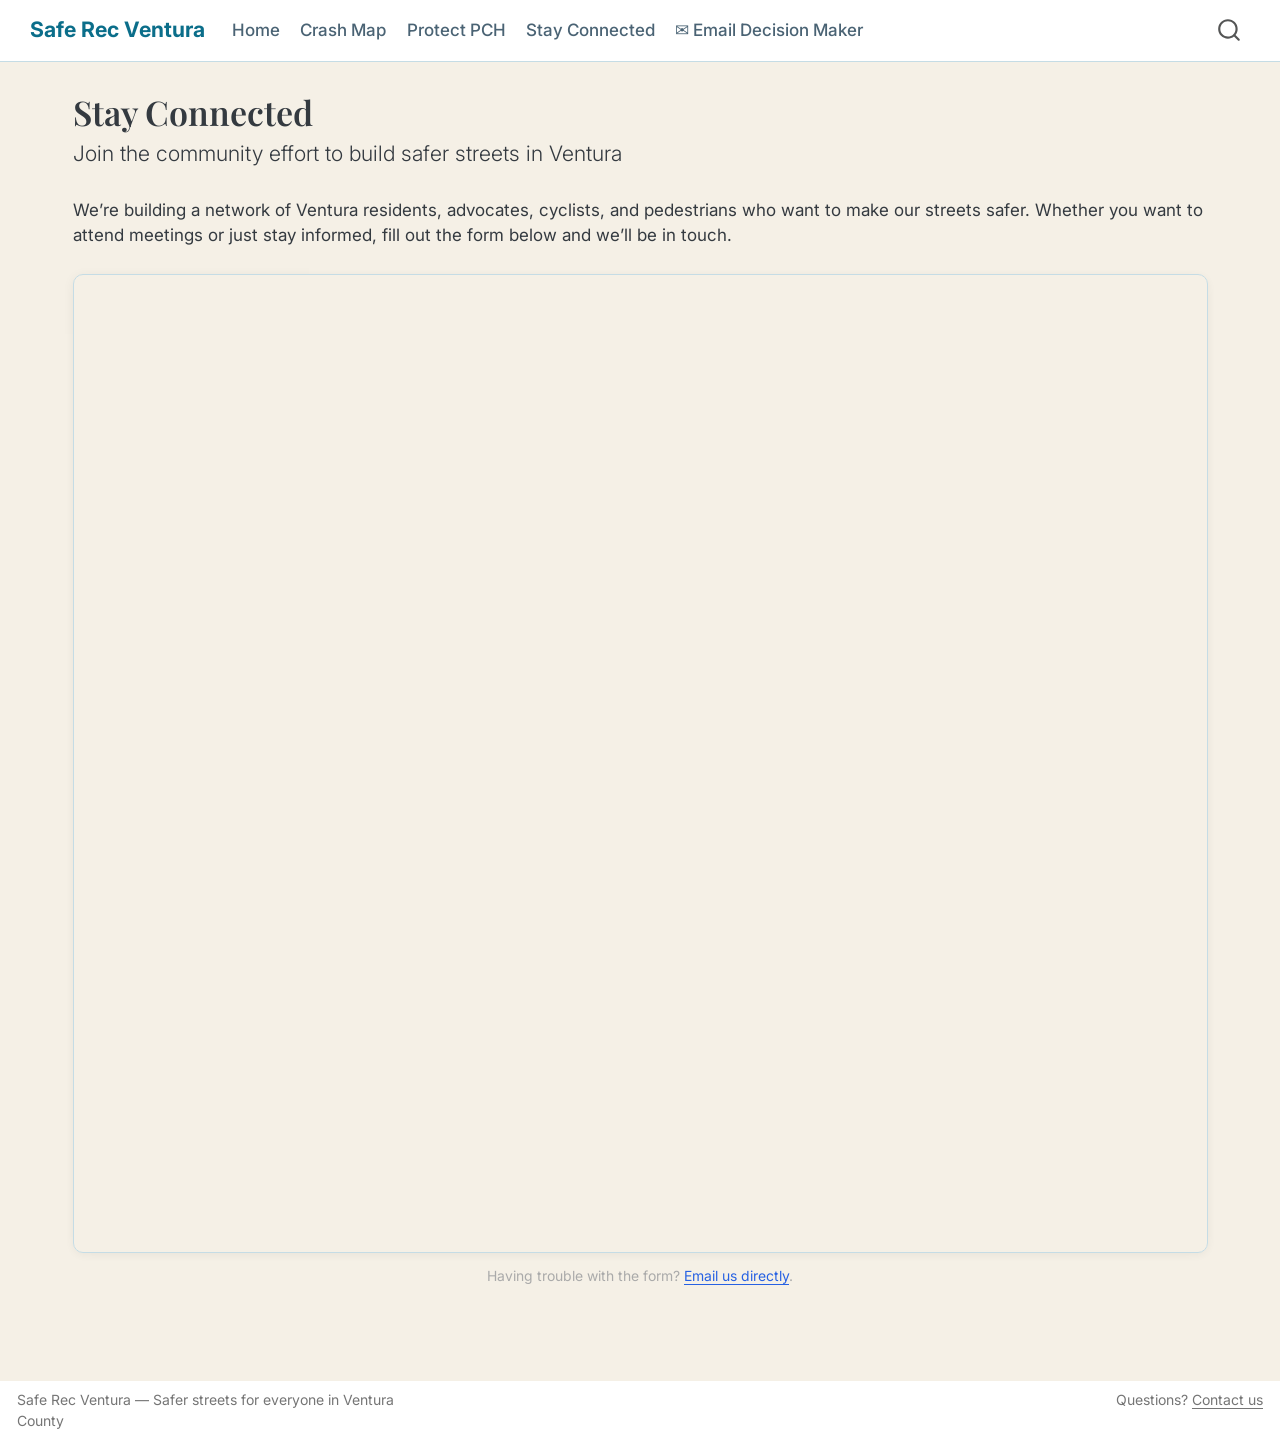
<file: docs/stay-connected.html>
<!DOCTYPE html>
<html xmlns="http://www.w3.org/1999/xhtml" lang="en" xml:lang="en"><head>

<meta charset="utf-8">
<meta name="generator" content="quarto-1.9.38">

<meta name="viewport" content="width=device-width, initial-scale=1.0, user-scalable=yes">


<title>Stay Connected – Safe Rec Ventura</title>
<style>
/* Default styles provided by pandoc.
** See https://pandoc.org/MANUAL.html#variables-for-html for config info.
*/
code{white-space: pre-wrap;}
span.smallcaps{font-variant: small-caps;}
div.columns{display: flex; gap: min(4vw, 1.5em);}
div.column{flex: auto; overflow-x: auto;}
div.hanging-indent{margin-left: 1.5em; text-indent: -1.5em;}
ul.task-list{list-style: none;}
ul.task-list li input[type="checkbox"] {
  width: 0.8em;
  margin: 0 0.8em 0.2em -1em; /* quarto-specific, see https://github.com/quarto-dev/quarto-cli/issues/4556 */ 
  vertical-align: middle;
}
</style>


<script src="site_libs/quarto-nav/quarto-nav.js"></script>
<script src="site_libs/quarto-nav/headroom.min.js"></script>
<script src="site_libs/clipboard/clipboard.min.js"></script>
<script src="site_libs/quarto-search/autocomplete.umd.js"></script>
<script src="site_libs/quarto-search/fuse.min.js"></script>
<script src="site_libs/quarto-search/quarto-search.js"></script>
<meta name="quarto:offset" content="./">
<link href="./favicon.ico" rel="icon">
<script src="site_libs/quarto-html/quarto.js" type="module"></script>
<script src="site_libs/quarto-html/tabsets/tabsets.js" type="module"></script>
<script src="site_libs/quarto-html/popper.min.js"></script>
<script src="site_libs/quarto-html/tippy.umd.min.js"></script>
<script src="site_libs/quarto-html/anchor.min.js"></script>
<link href="site_libs/quarto-html/tippy.css" rel="stylesheet">
<link href="site_libs/quarto-html/quarto-syntax-highlighting-15634bcf2e68342d4ad2dfa704d543f6.css" rel="stylesheet" id="quarto-text-highlighting-styles">
<script src="site_libs/bootstrap/bootstrap.min.js"></script>
<link href="site_libs/bootstrap/bootstrap-icons.css" rel="stylesheet">
<link href="site_libs/bootstrap/bootstrap-158031087360bce0ff56dc785ce39e06.min.css" rel="stylesheet" append-hash="true" id="quarto-bootstrap" data-mode="light">
<script id="quarto-search-options" type="application/json">{
  "location": "navbar",
  "copy-button": false,
  "collapse-after": 3,
  "panel-placement": "end",
  "type": "overlay",
  "limit": 50,
  "keyboard-shortcut": [
    "f",
    "/",
    "s"
  ],
  "show-item-context": false,
  "language": {
    "search-no-results-text": "No results",
    "search-matching-documents-text": "matching documents",
    "search-copy-link-title": "Copy link to search",
    "search-hide-matches-text": "Hide additional matches",
    "search-more-match-text": "more match in this document",
    "search-more-matches-text": "more matches in this document",
    "search-clear-button-title": "Clear",
    "search-text-placeholder": "",
    "search-detached-cancel-button-title": "Cancel",
    "search-submit-button-title": "Submit",
    "search-label": "Search"
  }
}</script>


<link rel="stylesheet" href="styles.css">
<meta property="og:title" content="Stay Connected – Safe Rec Ventura">
<meta property="og:description" content="Safer streets for everyone in Ventura County">
<meta property="og:image" content="logo.png">
<meta property="og:site_name" content="Safe Rec Ventura">
<meta name="twitter:title" content="Stay Connected – Safe Rec Ventura">
<meta name="twitter:description" content="Safer streets for everyone in Ventura County">
<meta name="twitter:image" content="logo.png">
<meta name="twitter:card" content="summary_large_image">
</head>

<body class="nav-fixed quarto-light">

<div id="quarto-search-results"></div>
  <header id="quarto-header" class="headroom fixed-top">
    <nav class="navbar navbar-expand-lg " data-bs-theme="dark">
      <div class="navbar-container container-fluid">
      <div class="navbar-brand-container mx-auto">
    <a class="navbar-brand" href="./index.html">
    <span class="navbar-title">Safe Rec Ventura</span>
    </a>
  </div>
            <div id="quarto-search" class="" title="Search"></div>
          <button class="navbar-toggler" type="button" data-bs-toggle="collapse" data-bs-target="#navbarCollapse" aria-controls="navbarCollapse" role="menu" aria-expanded="false" aria-label="Toggle navigation" onclick="if (window.quartoToggleHeadroom) { window.quartoToggleHeadroom(); }">
  <span class="navbar-toggler-icon"></span>
</button>
          <div class="collapse navbar-collapse" id="navbarCollapse">
            <ul class="navbar-nav navbar-nav-scroll me-auto">
  <li class="nav-item">
    <a class="nav-link" href="./index.html"> 
<span class="menu-text">Home</span></a>
  </li>  
  <li class="nav-item">
    <a class="nav-link" href="./map.html"> 
<span class="menu-text">Crash Map</span></a>
  </li>  
  <li class="nav-item">
    <a class="nav-link" href="./protect-pch.html"> 
<span class="menu-text">Protect PCH</span></a>
  </li>  
  <li class="nav-item">
    <a class="nav-link active" href="./stay-connected.html" aria-current="page"> 
<span class="menu-text">Stay Connected</span></a>
  </li>  
  <li class="nav-item">
    <a class="nav-link" href="./take-action.html"> 
<span class="menu-text">✉ Email Decision Maker</span></a>
  </li>  
</ul>
          </div> <!-- /navcollapse -->
            <div class="quarto-navbar-tools">
</div>
      </div> <!-- /container-fluid -->
    </nav>
</header>
<!-- content -->
<div id="quarto-content" class="quarto-container page-columns page-rows-contents page-layout-full page-navbar">
<!-- sidebar -->
<!-- margin-sidebar -->
    
<!-- main -->
<main class="content column-page" id="quarto-document-content">

<header id="title-block-header" class="quarto-title-block default">
<div class="quarto-title">
<h1 class="title">Stay Connected</h1>
<p class="subtitle lead">Join the community effort to build safer streets in Ventura</p>
</div>



<div class="quarto-title-meta column-page">

    
  
    
  </div>
  


</header>


<link rel="preconnect" href="https://fonts.googleapis.com">
<link href="https://fonts.googleapis.com/css2?family=Inter:wght@400;500;600;700&amp;family=Playfair+Display:wght@700&amp;display=swap" rel="stylesheet">
<p>We’re building a network of Ventura residents, advocates, cyclists, and pedestrians who want to make our streets safer. Whether you want to attend meetings or just stay informed, fill out the form below and we’ll be in touch.</p>
<div class="form-wrapper">
  <iframe src="https://docs.google.com/forms/d/e/1FAIpQLSdcVlMLhPYG7dwS0gpLwXdd4uDSmWPe_gH7TFlsTliZai0i9Q/viewform?embedded=true" height="960" title="Safe Rec Ventura Community Interest Form" loading="lazy">
    Loading form…
  </iframe>
</div>

<p style="font-size:0.82rem;color:#aaa;text-align:center;margin-top:0.75rem">
  Having trouble with the form?
  <a href="mailto:saferecventura@gmail.com">Email us directly</a>.
</p>



</main> <!-- /main -->
<script id="quarto-html-after-body" type="application/javascript">
  window.document.addEventListener("DOMContentLoaded", function (event) {
    const icon = "";
    const anchorJS = new window.AnchorJS();
    anchorJS.options = {
      placement: 'right',
      icon: icon
    };
    anchorJS.add('.anchored');
    const isCodeAnnotation = (el) => {
      for (const clz of el.classList) {
        if (clz.startsWith('code-annotation-')) {                     
          return true;
        }
      }
      return false;
    }
    const onCopySuccess = function(e) {
      // button target
      const button = e.trigger;
      // don't keep focus
      button.blur();
      // flash "checked"
      button.classList.add('code-copy-button-checked');
      var currentTitle = button.getAttribute("title");
      button.setAttribute("title", "Copied!");
      let tooltip;
      if (window.bootstrap) {
        button.setAttribute("data-bs-toggle", "tooltip");
        button.setAttribute("data-bs-placement", "left");
        button.setAttribute("data-bs-title", "Copied!");
        tooltip = new bootstrap.Tooltip(button, 
          { trigger: "manual", 
            customClass: "code-copy-button-tooltip",
            offset: [0, -8]});
        tooltip.show();    
      }
      setTimeout(function() {
        if (tooltip) {
          tooltip.hide();
          button.removeAttribute("data-bs-title");
          button.removeAttribute("data-bs-toggle");
          button.removeAttribute("data-bs-placement");
        }
        button.setAttribute("title", currentTitle);
        button.classList.remove('code-copy-button-checked');
      }, 1000);
      // clear code selection
      e.clearSelection();
    }
    const getTextToCopy = function(trigger) {
      const outerScaffold = trigger.parentElement.cloneNode(true);
      const codeEl = outerScaffold.querySelector('code');
      for (const childEl of codeEl.children) {
        if (isCodeAnnotation(childEl)) {
          childEl.remove();
        }
      }
      return codeEl.innerText;
    }
    const clipboard = new window.ClipboardJS('.code-copy-button:not([data-in-quarto-modal])', {
      text: getTextToCopy
    });
    clipboard.on('success', onCopySuccess);
    if (window.document.getElementById('quarto-embedded-source-code-modal')) {
      const clipboardModal = new window.ClipboardJS('.code-copy-button[data-in-quarto-modal]', {
        text: getTextToCopy,
        container: window.document.getElementById('quarto-embedded-source-code-modal')
      });
      clipboardModal.on('success', onCopySuccess);
    }
      var localhostRegex = new RegExp(/^(?:http|https):\/\/localhost\:?[0-9]*\//);
      var mailtoRegex = new RegExp(/^mailto:/);
        var filterRegex = new RegExp('/' + window.location.host + '/');
      var isInternal = (href) => {
          return filterRegex.test(href) || localhostRegex.test(href) || mailtoRegex.test(href);
      }
      // Inspect non-navigation links and adorn them if external
     var links = window.document.querySelectorAll('a[href]:not(.nav-link):not(.navbar-brand):not(.toc-action):not(.sidebar-link):not(.sidebar-item-toggle):not(.pagination-link):not(.no-external):not([aria-hidden]):not(.dropdown-item):not(.quarto-navigation-tool):not(.about-link)');
      for (var i=0; i<links.length; i++) {
        const link = links[i];
        if (!isInternal(link.href)) {
          // undo the damage that might have been done by quarto-nav.js in the case of
          // links that we want to consider external
          if (link.dataset.originalHref !== undefined) {
            link.href = link.dataset.originalHref;
          }
        }
      }
    function tippyHover(el, contentFn, onTriggerFn, onUntriggerFn) {
      const config = {
        allowHTML: true,
        maxWidth: 500,
        delay: 100,
        arrow: false,
        appendTo: function(el) {
            return el.parentElement;
        },
        interactive: true,
        interactiveBorder: 10,
        theme: 'quarto',
        placement: 'bottom-start',
      };
      if (contentFn) {
        config.content = contentFn;
      }
      if (onTriggerFn) {
        config.onTrigger = onTriggerFn;
      }
      if (onUntriggerFn) {
        config.onUntrigger = onUntriggerFn;
      }
      window.tippy(el, config); 
    }
    const noterefs = window.document.querySelectorAll('a[role="doc-noteref"]');
    for (var i=0; i<noterefs.length; i++) {
      const ref = noterefs[i];
      tippyHover(ref, function() {
        // use id or data attribute instead here
        let href = ref.getAttribute('data-footnote-href') || ref.getAttribute('href');
        try { href = new URL(href).hash; } catch {}
        const id = href.replace(/^#\/?/, "");
        const note = window.document.getElementById(id);
        if (note) {
          return note.innerHTML;
        } else {
          return "";
        }
      });
    }
    const xrefs = window.document.querySelectorAll('a.quarto-xref');
    const processXRef = (id, note) => {
      // Strip column container classes
      const stripColumnClz = (el) => {
        el.classList.remove("page-full", "page-columns");
        if (el.children) {
          for (const child of el.children) {
            stripColumnClz(child);
          }
        }
      }
      stripColumnClz(note)
      if (id === null || id.startsWith('sec-')) {
        // Special case sections, only their first couple elements
        const container = document.createElement("div");
        if (note.children && note.children.length > 2) {
          container.appendChild(note.children[0].cloneNode(true));
          for (let i = 1; i < note.children.length; i++) {
            const child = note.children[i];
            if (child.tagName === "P" && child.innerText === "") {
              continue;
            } else {
              container.appendChild(child.cloneNode(true));
              break;
            }
          }
          if (window.Quarto?.typesetMath) {
            window.Quarto.typesetMath(container);
          }
          return container.innerHTML
        } else {
          if (window.Quarto?.typesetMath) {
            window.Quarto.typesetMath(note);
          }
          return note.innerHTML;
        }
      } else {
        // Remove any anchor links if they are present
        const anchorLink = note.querySelector('a.anchorjs-link');
        if (anchorLink) {
          anchorLink.remove();
        }
        if (window.Quarto?.typesetMath) {
          window.Quarto.typesetMath(note);
        }
        if (note.classList.contains("callout")) {
          return note.outerHTML;
        } else {
          return note.innerHTML;
        }
      }
    }
    for (var i=0; i<xrefs.length; i++) {
      const xref = xrefs[i];
      tippyHover(xref, undefined, function(instance) {
        instance.disable();
        let url = xref.getAttribute('href');
        let hash = undefined; 
        if (url.startsWith('#')) {
          hash = url;
        } else {
          try { hash = new URL(url).hash; } catch {}
        }
        if (hash) {
          const id = hash.replace(/^#\/?/, "");
          const note = window.document.getElementById(id);
          if (note !== null) {
            try {
              const html = processXRef(id, note.cloneNode(true));
              instance.setContent(html);
            } finally {
              instance.enable();
              instance.show();
            }
          } else {
            // See if we can fetch this
            fetch(url.split('#')[0])
            .then(res => res.text())
            .then(html => {
              const parser = new DOMParser();
              const htmlDoc = parser.parseFromString(html, "text/html");
              const note = htmlDoc.getElementById(id);
              if (note !== null) {
                const html = processXRef(id, note);
                instance.setContent(html);
              } 
            }).finally(() => {
              instance.enable();
              instance.show();
            });
          }
        } else {
          // See if we can fetch a full url (with no hash to target)
          // This is a special case and we should probably do some content thinning / targeting
          fetch(url)
          .then(res => res.text())
          .then(html => {
            const parser = new DOMParser();
            const htmlDoc = parser.parseFromString(html, "text/html");
            const note = htmlDoc.querySelector('main.content');
            if (note !== null) {
              // This should only happen for chapter cross references
              // (since there is no id in the URL)
              // remove the first header
              if (note.children.length > 0 && note.children[0].tagName === "HEADER") {
                note.children[0].remove();
              }
              const html = processXRef(null, note);
              instance.setContent(html);
            } 
          }).finally(() => {
            instance.enable();
            instance.show();
          });
        }
      }, function(instance) {
      });
    }
        let selectedAnnoteEl;
        const selectorForAnnotation = ( cell, annotation) => {
          let cellAttr = 'data-code-cell="' + cell + '"';
          let lineAttr = 'data-code-annotation="' +  annotation + '"';
          const selector = 'span[' + cellAttr + '][' + lineAttr + ']';
          return selector;
        }
        const selectCodeLines = (annoteEl) => {
          const doc = window.document;
          const targetCell = annoteEl.getAttribute("data-target-cell");
          const targetAnnotation = annoteEl.getAttribute("data-target-annotation");
          const annoteSpan = window.document.querySelector(selectorForAnnotation(targetCell, targetAnnotation));
          const lines = annoteSpan.getAttribute("data-code-lines").split(",");
          const lineIds = lines.map((line) => {
            return targetCell + "-" + line;
          })
          let top = null;
          let height = null;
          let parent = null;
          if (lineIds.length > 0) {
              //compute the position of the single el (top and bottom and make a div)
              const el = window.document.getElementById(lineIds[0]);
              top = el.offsetTop;
              height = el.offsetHeight;
              parent = el.parentElement.parentElement;
            if (lineIds.length > 1) {
              const lastEl = window.document.getElementById(lineIds[lineIds.length - 1]);
              const bottom = lastEl.offsetTop + lastEl.offsetHeight;
              height = bottom - top;
            }
            if (top !== null && height !== null && parent !== null) {
              // cook up a div (if necessary) and position it 
              let div = window.document.getElementById("code-annotation-line-highlight");
              if (div === null) {
                div = window.document.createElement("div");
                div.setAttribute("id", "code-annotation-line-highlight");
                div.style.position = 'absolute';
                parent.appendChild(div);
              }
              div.style.top = top - 2 + "px";
              div.style.height = height + 4 + "px";
              div.style.left = 0;
              let gutterDiv = window.document.getElementById("code-annotation-line-highlight-gutter");
              if (gutterDiv === null) {
                gutterDiv = window.document.createElement("div");
                gutterDiv.setAttribute("id", "code-annotation-line-highlight-gutter");
                gutterDiv.style.position = 'absolute';
                const codeCell = window.document.getElementById(targetCell);
                const gutter = codeCell.querySelector('.code-annotation-gutter');
                gutter.appendChild(gutterDiv);
              }
              gutterDiv.style.top = top - 2 + "px";
              gutterDiv.style.height = height + 4 + "px";
            }
            selectedAnnoteEl = annoteEl;
          }
        };
        const unselectCodeLines = () => {
          const elementsIds = ["code-annotation-line-highlight", "code-annotation-line-highlight-gutter"];
          elementsIds.forEach((elId) => {
            const div = window.document.getElementById(elId);
            if (div) {
              div.remove();
            }
          });
          selectedAnnoteEl = undefined;
        };
          // Handle positioning of the toggle
      window.addEventListener(
        "resize",
        throttle(() => {
          elRect = undefined;
          if (selectedAnnoteEl) {
            selectCodeLines(selectedAnnoteEl);
          }
        }, 10)
      );
      function throttle(fn, ms) {
      let throttle = false;
      let timer;
        return (...args) => {
          if(!throttle) { // first call gets through
              fn.apply(this, args);
              throttle = true;
          } else { // all the others get throttled
              if(timer) clearTimeout(timer); // cancel #2
              timer = setTimeout(() => {
                fn.apply(this, args);
                timer = throttle = false;
              }, ms);
          }
        };
      }
        // Attach click handler to the DT
        const annoteDls = window.document.querySelectorAll('dt[data-target-cell]');
        for (const annoteDlNode of annoteDls) {
          annoteDlNode.addEventListener('click', (event) => {
            const clickedEl = event.target;
            if (clickedEl !== selectedAnnoteEl) {
              unselectCodeLines();
              const activeEl = window.document.querySelector('dt[data-target-cell].code-annotation-active');
              if (activeEl) {
                activeEl.classList.remove('code-annotation-active');
              }
              selectCodeLines(clickedEl);
              clickedEl.classList.add('code-annotation-active');
            } else {
              // Unselect the line
              unselectCodeLines();
              clickedEl.classList.remove('code-annotation-active');
            }
          });
        }
    const findCites = (el) => {
      const parentEl = el.parentElement;
      if (parentEl) {
        const cites = parentEl.dataset.cites;
        if (cites) {
          return {
            el,
            cites: cites.split(' ')
          };
        } else {
          return findCites(el.parentElement)
        }
      } else {
        return undefined;
      }
    };
    var bibliorefs = window.document.querySelectorAll('a[role="doc-biblioref"]');
    for (var i=0; i<bibliorefs.length; i++) {
      const ref = bibliorefs[i];
      const citeInfo = findCites(ref);
      if (citeInfo) {
        tippyHover(citeInfo.el, function() {
          var popup = window.document.createElement('div');
          citeInfo.cites.forEach(function(cite) {
            var citeDiv = window.document.createElement('div');
            citeDiv.classList.add('hanging-indent');
            citeDiv.classList.add('csl-entry');
            var biblioDiv = window.document.getElementById('ref-' + cite);
            if (biblioDiv) {
              citeDiv.innerHTML = biblioDiv.innerHTML;
            }
            popup.appendChild(citeDiv);
          });
          return popup.innerHTML;
        });
      }
    }
  });
  </script>
</div> <!-- /content -->
<footer class="footer">
  <div class="nav-footer">
    <div class="nav-footer-left">
<p>Safe Rec Ventura — Safer streets for everyone in Ventura County</p>
</div>   
    <div class="nav-footer-center">
      &nbsp;
    </div>
    <div class="nav-footer-right">
<p>Questions? <a href="mailto:saferecventura@gmail.com">Contact us</a></p>
</div>
  </div>
</footer>




</body></html>
</file>
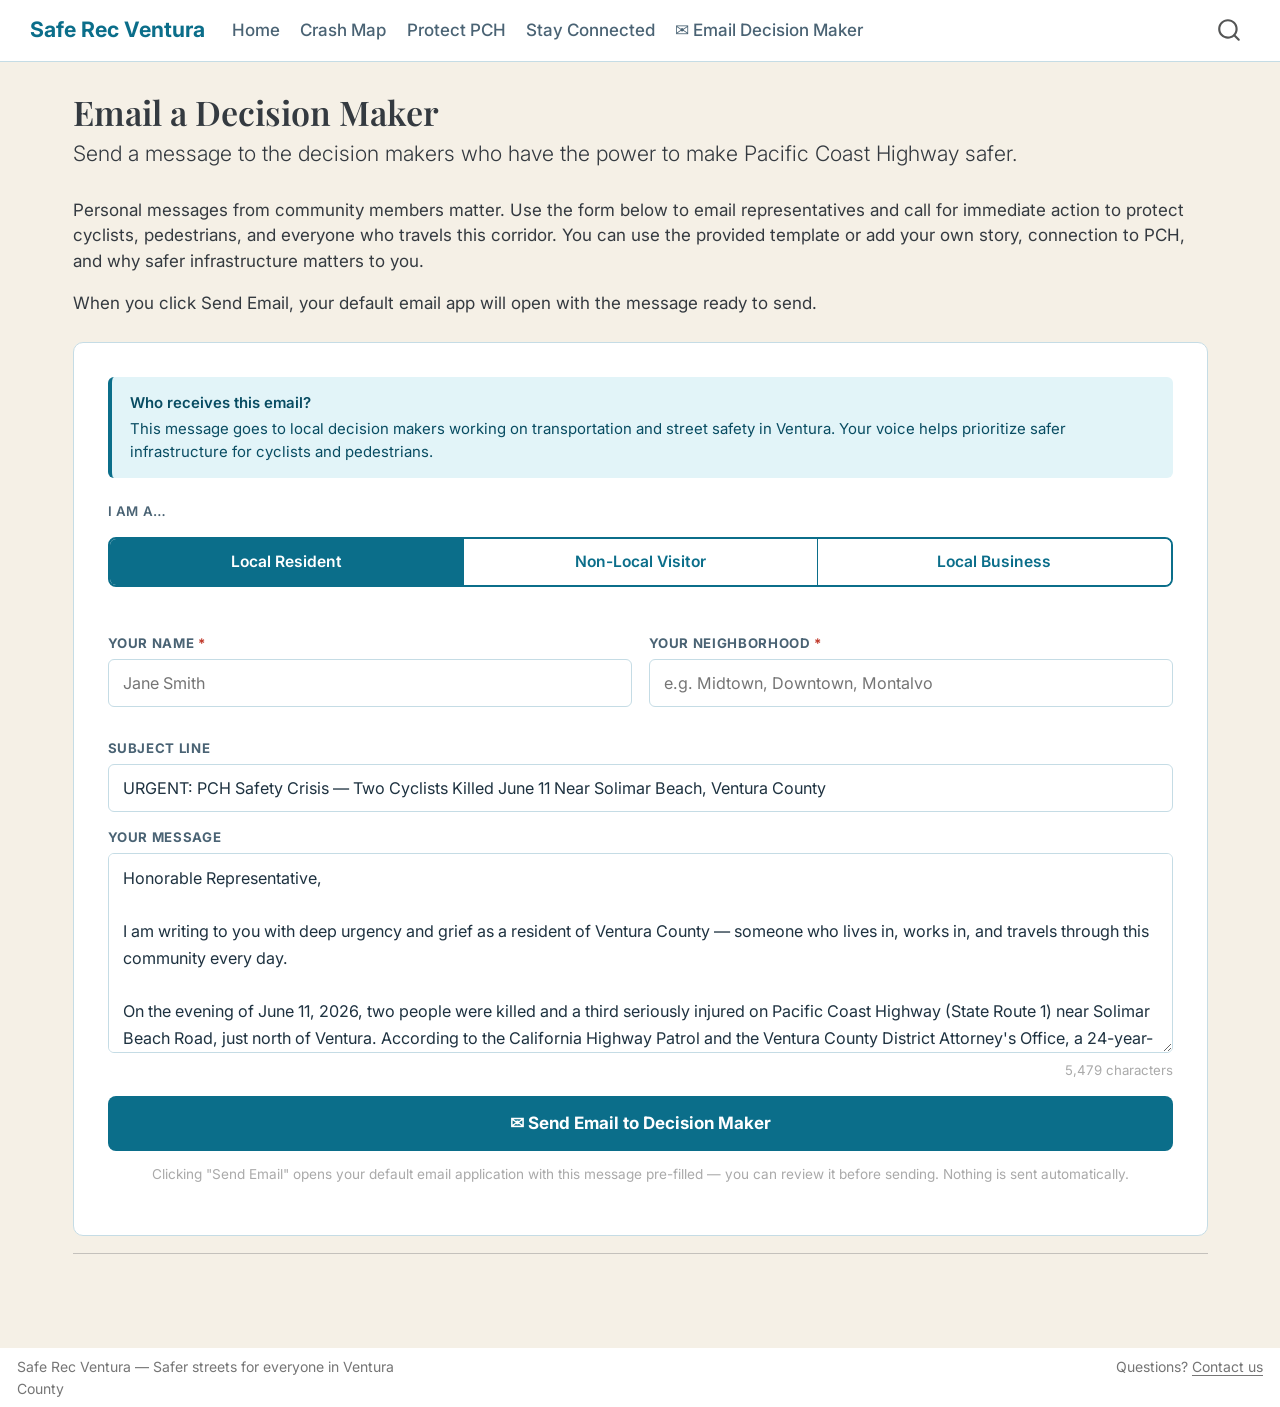
<file: docs/take-action.html>
<!DOCTYPE html>
<html xmlns="http://www.w3.org/1999/xhtml" lang="en" xml:lang="en"><head>

<meta charset="utf-8">
<meta name="generator" content="quarto-1.9.38">

<meta name="viewport" content="width=device-width, initial-scale=1.0, user-scalable=yes">


<title>Email a Decision Maker – Safe Rec Ventura</title>
<style>
/* Default styles provided by pandoc.
** See https://pandoc.org/MANUAL.html#variables-for-html for config info.
*/
code{white-space: pre-wrap;}
span.smallcaps{font-variant: small-caps;}
div.columns{display: flex; gap: min(4vw, 1.5em);}
div.column{flex: auto; overflow-x: auto;}
div.hanging-indent{margin-left: 1.5em; text-indent: -1.5em;}
ul.task-list{list-style: none;}
ul.task-list li input[type="checkbox"] {
  width: 0.8em;
  margin: 0 0.8em 0.2em -1em; /* quarto-specific, see https://github.com/quarto-dev/quarto-cli/issues/4556 */ 
  vertical-align: middle;
}
</style>


<script src="site_libs/quarto-nav/quarto-nav.js"></script>
<script src="site_libs/quarto-nav/headroom.min.js"></script>
<script src="site_libs/clipboard/clipboard.min.js"></script>
<script src="site_libs/quarto-search/autocomplete.umd.js"></script>
<script src="site_libs/quarto-search/fuse.min.js"></script>
<script src="site_libs/quarto-search/quarto-search.js"></script>
<meta name="quarto:offset" content="./">
<link href="./favicon.ico" rel="icon">
<script src="site_libs/quarto-html/quarto.js" type="module"></script>
<script src="site_libs/quarto-html/tabsets/tabsets.js" type="module"></script>
<script src="site_libs/quarto-html/popper.min.js"></script>
<script src="site_libs/quarto-html/tippy.umd.min.js"></script>
<script src="site_libs/quarto-html/anchor.min.js"></script>
<link href="site_libs/quarto-html/tippy.css" rel="stylesheet">
<link href="site_libs/quarto-html/quarto-syntax-highlighting-15634bcf2e68342d4ad2dfa704d543f6.css" rel="stylesheet" id="quarto-text-highlighting-styles">
<script src="site_libs/bootstrap/bootstrap.min.js"></script>
<link href="site_libs/bootstrap/bootstrap-icons.css" rel="stylesheet">
<link href="site_libs/bootstrap/bootstrap-158031087360bce0ff56dc785ce39e06.min.css" rel="stylesheet" append-hash="true" id="quarto-bootstrap" data-mode="light">
<script id="quarto-search-options" type="application/json">{
  "location": "navbar",
  "copy-button": false,
  "collapse-after": 3,
  "panel-placement": "end",
  "type": "overlay",
  "limit": 50,
  "keyboard-shortcut": [
    "f",
    "/",
    "s"
  ],
  "show-item-context": false,
  "language": {
    "search-no-results-text": "No results",
    "search-matching-documents-text": "matching documents",
    "search-copy-link-title": "Copy link to search",
    "search-hide-matches-text": "Hide additional matches",
    "search-more-match-text": "more match in this document",
    "search-more-matches-text": "more matches in this document",
    "search-clear-button-title": "Clear",
    "search-text-placeholder": "",
    "search-detached-cancel-button-title": "Cancel",
    "search-submit-button-title": "Submit",
    "search-label": "Search"
  }
}</script>


<link rel="stylesheet" href="styles.css">
<meta property="og:title" content="Email a Decision Maker – Safe Rec Ventura">
<meta property="og:description" content="Safer streets for everyone in Ventura County">
<meta property="og:image" content="logo.png">
<meta property="og:site_name" content="Safe Rec Ventura">
<meta name="twitter:title" content="Email a Decision Maker – Safe Rec Ventura">
<meta name="twitter:description" content="Safer streets for everyone in Ventura County">
<meta name="twitter:image" content="logo.png">
<meta name="twitter:card" content="summary_large_image">
</head>

<body class="nav-fixed quarto-light">

<div id="quarto-search-results"></div>
  <header id="quarto-header" class="headroom fixed-top">
    <nav class="navbar navbar-expand-lg " data-bs-theme="dark">
      <div class="navbar-container container-fluid">
      <div class="navbar-brand-container mx-auto">
    <a class="navbar-brand" href="./index.html">
    <span class="navbar-title">Safe Rec Ventura</span>
    </a>
  </div>
            <div id="quarto-search" class="" title="Search"></div>
          <button class="navbar-toggler" type="button" data-bs-toggle="collapse" data-bs-target="#navbarCollapse" aria-controls="navbarCollapse" role="menu" aria-expanded="false" aria-label="Toggle navigation" onclick="if (window.quartoToggleHeadroom) { window.quartoToggleHeadroom(); }">
  <span class="navbar-toggler-icon"></span>
</button>
          <div class="collapse navbar-collapse" id="navbarCollapse">
            <ul class="navbar-nav navbar-nav-scroll me-auto">
  <li class="nav-item">
    <a class="nav-link" href="./index.html"> 
<span class="menu-text">Home</span></a>
  </li>  
  <li class="nav-item">
    <a class="nav-link" href="./map.html"> 
<span class="menu-text">Crash Map</span></a>
  </li>  
  <li class="nav-item">
    <a class="nav-link" href="./protect-pch.html"> 
<span class="menu-text">Protect PCH</span></a>
  </li>  
  <li class="nav-item">
    <a class="nav-link" href="./stay-connected.html"> 
<span class="menu-text">Stay Connected</span></a>
  </li>  
  <li class="nav-item">
    <a class="nav-link active" href="./take-action.html" aria-current="page"> 
<span class="menu-text">✉ Email Decision Maker</span></a>
  </li>  
</ul>
          </div> <!-- /navcollapse -->
            <div class="quarto-navbar-tools">
</div>
      </div> <!-- /container-fluid -->
    </nav>
</header>
<!-- content -->
<div id="quarto-content" class="quarto-container page-columns page-rows-contents page-layout-full page-navbar">
<!-- sidebar -->
<!-- margin-sidebar -->
    
<!-- main -->
<main class="content column-page" id="quarto-document-content">

<header id="title-block-header" class="quarto-title-block default">
<div class="quarto-title">
<h1 class="title">Email a Decision Maker</h1>
<p class="subtitle lead">Send a message to the decision makers who have the power to make Pacific Coast Highway safer.</p>
</div>



<div class="quarto-title-meta column-page">

    
  
    
  </div>
  


</header>


<link rel="preconnect" href="https://fonts.googleapis.com">
<link href="https://fonts.googleapis.com/css2?family=Inter:wght@400;500;600;700&amp;family=Playfair+Display:wght@700&amp;display=swap" rel="stylesheet">
<p>Personal messages from community members matter. Use the form below to email representatives and call for immediate action to protect cyclists, pedestrians, and everyone who travels this corridor. You can use the provided template or add your own story, connection to PCH, and why safer infrastructure matters to you.</p>
<p>When you click Send Email, your default email app will open with the message ready to send.</p>
<style>
.sender-type-tabs {
  display: flex;
  gap: 0;
  margin-bottom: 1.5rem;
  border-radius: 8px;
  overflow: hidden;
  border: 2px solid #0b6e8a;
}
.tab-btn {
  flex: 1;
  padding: 0.65rem 1rem;
  border: none;
  background: #fff;
  color: #0b6e8a;
  font-weight: 600;
  font-size: 0.92rem;
  cursor: pointer;
  transition: background 0.15s, color 0.15s;
  border-right: 1px solid #0b6e8a;
}
.tab-btn:last-child { border-right: none; }
.tab-btn--active {
  background: #0b6e8a;
  color: #fff;
}
.tab-btn:hover:not(.tab-btn--active) {
  background: #dff1f6;
}
</style>

<div class="email-box">

  <div class="email-intro">
    <strong>Who receives this email?</strong>
    This message goes to local decision makers working on transportation and street safety in Ventura.
    Your voice helps prioritize safer infrastructure for cyclists and pedestrians.
  </div>

  <div class="form-group" style="margin-bottom:1.25rem;">
    <label style="display:block; margin-bottom:0.6rem; font-weight:600;">I am a…</label>
    <div class="sender-type-tabs">
      <button type="button" class="tab-btn tab-btn--active" id="tab-resident" onclick="setType('resident')">Local Resident</button>
      <button type="button" class="tab-btn" id="tab-nonresident" onclick="setType('nonresident')">Non-Local Visitor</button>
      <button type="button" class="tab-btn" id="tab-business" onclick="setType('business')">Local Business</button>
    </div>
  </div>

  <div class="form-row">
    <div class="form-group">
      <label for="sender-name" id="name-label">Your Name <span style="color:#c0392b">*</span></label>
      <input type="text" id="sender-name" placeholder="Jane Smith" oninput="clearNameWarning()">
      <div id="name-warning" style="display:none; color:#c0392b; font-size:0.875rem; margin-top:4px;">Please enter your name before sending.</div>
    </div>
    <div class="form-group">
      <label for="sender-hood" id="hood-label">Your Neighborhood <span style="color:#c0392b">*</span></label>
      <input type="text" id="sender-hood" placeholder="e.g. Midtown, Downtown, Montalvo" oninput="clearHoodWarning()">
      <div id="hood-warning" style="display:none; color:#c0392b; font-size:0.875rem; margin-top:4px;">Please enter your neighborhood before sending.</div>
    </div>
  </div>

  <div class="form-group">
    <label for="email-subject">Subject Line</label>
    <input type="text" id="email-subject" value="URGENT: PCH Safety Crisis — Two Cyclists Killed June 11 Near Solimar Beach, Ventura County">
  </div>

  <div class="form-group">
    <label for="email-body">Your Message</label>
    <textarea id="email-body" oninput="updateCount()"></textarea>
    <div class="char-hint" id="char-count">0 characters</div>
  </div>

  <button class="send-btn" onclick="sendEmail()">✉ Send Email to Decision Maker</button>
  <p class="email-note">
    Clicking "Send Email" opens your default email application with this message pre-filled —
    you can review it before sending. Nothing is sent automatically.
  </p>
</div>

<script>
const TEMPLATES = {
  resident: `Honorable Representative,

I am writing to you with deep urgency and grief as a resident of Ventura County — someone who lives in, works in, and travels through this community every day.

On the evening of June 11, 2026, two people were killed and a third seriously injured on Pacific Coast Highway (State Route 1) near Solimar Beach Road, just north of Ventura. According to the California Highway Patrol and the Ventura County District Attorney's Office, a 24-year-old Oxnard man was traveling at 50–55 mph when he veered his pickup truck into the designated bicycle lane and struck three cyclists from behind. Kellie Standish, 33, of Bend, Oregon, died at the scene. William Colby Tucker, 39, of Ventura, died at Ventura County Medical Center. A third cyclist was hospitalized with serious injuries. The driver was arrested at the scene and has since been charged with two counts of second-degree murder, DUI causing injury, and driving on a suspended license. He is being held without bail.

I write to you today about a separate and independent matter, one that predates June 11 and will outlast it: the documented, chronic failure of the PCH corridor in Ventura County to protect the lives of cyclists and pedestrians.

This is not a problem that began with one driver's choice. According to crash data documented in the California SWITRS database, maintained by the California Highway Patrol and mapped by UC Berkeley's SafeTREC through the TIMS platform, this stretch of State Route 1 has recorded 32 crashes over recent years — 20 of which occurred in the northbound direction — resulting in fatalities and countless serious injuries including broken bones, traumatic brain injuries, and hospitalizations. These crashes span a range of contributing factors, not only impairment. For every person who has died on this corridor, many more have been left with injuries they will carry for the rest of their lives. The infrastructure of this corridor does not require a drunk driver to kill or injure people. It has done so without one. That is the independent public safety crisis I am asking you to address.

This stretch of highway operates at a posted speed limit of 45 mph, with vehicles routinely exceeding that speed. It carries painted bike lanes with no physical separation from high-speed vehicle traffic. It provides beach access points, campgrounds, and recreational entry used by millions of visitors annually across the tri-county region. The infrastructure signals to cyclists, pedestrians, and families that this is a corridor where they are welcome. That signal is not backed by a design that protects their lives.

Painted lines are not protection. They are paint.

As a resident, I am calling on you to act on the independent, systemic infrastructure failures of this corridor. Specifically, I respectfully urge you to:

- Immediately convene a multi-agency safety summit involving Caltrans District 7, CHP, Ventura County, and local municipalities to assess the full scope of fatalities and serious injuries on PCH between the Los Angeles County line and the City of Ventura — across all crash types and contributing factors.

- Direct Caltrans to conduct an expedited safety study of the Ventura County PCH corridor, separate from and in addition to the ongoing Malibu-focused PCH Master Plan, with specific focus on the stretch near Solimar Beach, Faria Beach, Rincon, and Emma Wood State Beach.

- Pursue emergency protective infrastructure measures in the near term, including physical separation barriers between bicycle lanes and vehicle travel lanes, reduced speed limits through known recreational access zones, enhanced signage, and increased DUI and speed enforcement.

- Explore long-term solutions including dedicated separated bicycle paths, physical medians, and road design that honestly reflects the multi-modal nature of this corridor.

- Secure state and federal funding — including ATP, HSIP, and CMAQ program resources — for safety improvements on this stretch of PCH, which serves both urban and unincorporated communities across county lines.

- Engage directly with affected community members, cyclists, and active transportation advocates in Ventura County in designing any proposed safety solutions.

I acknowledge that improvements to a state highway require coordination across multiple levels of government, and I recognize the complexity of that process. But the families of Kellie Standish and William Colby Tucker, and the families of the others killed on this corridor before them, deserve more than condolences. They deserve to know that their loved ones' deaths will prompt lasting, structural change — independent of the outcome of any criminal proceeding.

I am unequivocal: the driver who chose to drive while impaired bears sole criminal responsibility for the deaths of Kellie and Colby. Nothing in this letter should be read as diminishing that responsibility or as commentary on the pending criminal proceedings. Justice for Kellie and Colby must be pursued fully and without compromise.

I ride, run, walk, live, and work along the Central Coast. I am not asking for the road to be closed to cars. I am asking you to treat this corridor as the public safety emergency the data shows it to be — and to act accordingly.

Thank you for your attention to this critical matter. I welcome the opportunity to meet with your office and with Caltrans to discuss solutions. I stand ready to engage.

Sincerely,
[Your Name]`,

  nonresident: `Honorable Representative,

We are writing to you with deep urgency and grief following the tragic deaths of Kellie Standish and William Colby Tucker and the serious injuries sustained by a third cyclist on Pacific Coast Highway (State Route 1) near Solimar Beach Road on June 11, 2026. We write as non-residents who regularly visit Ventura County and as family members, friends, cyclists, recreational users, and visitors who travel throughout the Central Coast and greater Southern California region. While we may not live or vote in Ventura County, our loved ones use this corridor, and the safety decisions made here directly affect our families and communities.

On the evening of June 11, 2026, two people were killed and a third seriously injured on Pacific Coast Highway (State Route 1) near Solimar Beach Road, just north of Ventura. According to the California Highway Patrol and the Ventura County District Attorney's Office, a 24-year-old Oxnard man was traveling at 50–55 mph when he veered his pickup truck into the designated bicycle lane and struck three cyclists from behind. Kellie Standish, 33, of Bend, Oregon, died at the scene. William Colby Tucker, 39, of Ventura, died at Ventura County Medical Center. A third cyclist was hospitalized with serious injuries. The driver was arrested at the scene and has since been charged with two counts of second-degree murder, DUI causing injury, and driving on a suspended license. He is being held without bail.

We write to you today about a separate and independent matter, one that predates June 11 and will outlast it: the documented, chronic failure of the PCH corridor in Ventura County to protect the lives of cyclists and pedestrians.

This is not a problem that began with one driver's choice. According to crash data documented in the California SWITRS database, maintained by the California Highway Patrol and mapped by UC Berkeley's SafeTREC through the TIMS platform, this stretch of State Route 1 has seen at least 11 fatalities and countless serious injuries over recent years across a range of crash types and contributing factors, not only impairment. The infrastructure of this corridor does not require a drunk driver to kill people. It has done so without one. That is the independent public safety crisis we are asking you to address.

This stretch of highway operates at a posted speed limit of 45 mph, with vehicles routinely exceeding that speed. It carries painted bike lanes with no physical separation from high-speed vehicle traffic. It provides access to beaches, campgrounds, state parks, recreational destinations, and coastal communities that attract visitors from throughout California and beyond. The infrastructure signals to cyclists, pedestrians, runners, and families that this is a corridor where they are welcome. That signal is not backed by a design that protects their lives.

Painted lines are not protection. They are paint.

For those of us who live outside Ventura County, the impact of these failures is deeply personal. We are not only visitors to this corridor; we are people whose loved ones ride, run, walk, camp, and recreate here. We shouldn’t have to fear whether someone we care about will return home safely after using this roadway.

We are calling on you to act on the independent, systemic infrastructure failures of this corridor. Specifically, we respectfully urge you to:

- Immediately convene a multi-agency safety summit involving Caltrans District 7, CHP, Ventura County, and local municipalities to assess the full scope of fatalities and serious injuries on PCH between the Los Angeles County line and the City of Ventura — across all crash types and contributing factors.

- Direct Caltrans to conduct an expedited safety study of the Ventura County PCH corridor, separate from and in addition to the ongoing Malibu-focused PCH Master Plan, with specific focus on the stretch near Solimar Beach, Faria Beach, Rincon, and Emma Wood State Beach.

- Pursue emergency protective infrastructure measures in the near term, including physical separation barriers between bicycle lanes and vehicle travel lanes, reduced speed limits through known recreational access zones, enhanced signage, and increased DUI and speed enforcement.

- Explore long-term solutions including dedicated separated bicycle paths, physical medians, and road design that honestly reflects the multi-modal nature of this corridor.

- Secure state and federal funding — including ATP, HSIP, and CMAQ program resources — for safety improvements on this stretch of PCH, which serves residents and visitors alike and functions as a vital recreational and tourism corridor for the region.

- Engage directly with affected community members, cyclists, active transportation advocates, and recreational users in designing any proposed safety solutions.

We acknowledge that improvements to a state highway require coordination across multiple levels of government, and we recognize the complexity of that process. But the families of Kellie Standish and William Colby Tucker, the families of others killed on this corridor before them, and the countless visitors who continue to use this roadway deserve more than condolences. They deserve to know that these tragedies will prompt lasting, structural change independent of the outcome of any criminal proceeding.

We are unequivocal: the driver who chose to drive while impaired and who had previously been warned of the deadly consequences of doing so following a December 2025 DUI arrest bears sole criminal responsibility for the deaths of Kellie and Colby. Nothing in this letter should be read as diminishing that responsibility or as commentary on the pending criminal proceedings. Justice for Kellie and Colby must be pursued fully and without compromise.

Thank you for your attention to this critical matter. 

Sincerely,
[Your Name]`,

  business: `Honorable Representative,

We are writing to you as Ventura County business owners, employers, and members of the local business community with deep concern following the tragic deaths of Kellie Standish and William Colby Tucker and the serious injuries sustained by a third cyclist on Pacific Coast Highway (State Route 1) near Solimar Beach Road on June 11, 2026.

Beyond this tragedy, we are asking you to address a separate and independent matter, one that predates June 11 and will outlast it: the documented, chronic failure of the PCH corridor in Ventura County to adequately protect cyclists and pedestrians.

This is not a problem that began with one driver's actions. According to crash data documented in the California SWITRS database, maintained by the California Highway Patrol and mapped by UC Berkeley's SafeTREC through the TIMS platform, this stretch of State Route 1 has experienced at least 11 fatalities and numerous serious injuries over recent years across a variety of crash types and contributing factors. The infrastructure itself has become a recurring public safety concern that deserves immediate attention.

This stretch of highway operates at a posted speed limit of 45 mph, with vehicles frequently traveling faster. It includes painted bicycle lanes immediately adjacent to high-speed traffic while also serving beaches, campgrounds, state parks, recreational access points, and coastal businesses that attract millions of visitors each year. This stretch of the PCH communicates that cycling, walking, and recreation are welcome here. Its design does not provide the level of protection that those uses require.

Our businesses are built around the extraordinary natural resources that have made Ventura County one of California's premier destinations for outdoor recreation and coastal tourism. Every year, visitors come here to experience our beaches, campgrounds, scenic coastline, cycling routes, restaurants, hotels, shops, and parks. Safe access to these destinations is essential to our local economy. When visitors repeatedly see tragic crashes on one of the County's most iconic recreational corridors without meaningful safety improvements, public confidence is eroded. Families reconsider vacations, cyclists choose other destinations, and businesses throughout Ventura County feel the impact.

Just as importantly, our employees, customers, neighbors, friends, and family members use this corridor every day. Public safety and economic vitality are inseparable. Protecting people who live, work, and recreate here is essential to preserving Ventura County's reputation as a world-class coastal destination.

We respectfully urge Ventura County to work with Caltrans District 7, the California Highway Patrol, state leaders, and local municipalities to:

- Immediately convene a multi-agency safety summit involving Caltrans District 7, CHP, Ventura County, and local municipalities to assess the full scope of fatalities and serious injuries on PCH between the Los Angeles County line and the City of Ventura — across all crash types and contributing factors.

- Direct Caltrans to conduct an expedited safety study of the Ventura County PCH corridor, separate from and in addition to the ongoing Malibu-focused PCH Master Plan, with specific focus on the stretch near Solimar Beach, Faria Beach, Rincon, and Emma Wood State Beach.

- Pursue emergency protective infrastructure measures in the near term, including physical separation barriers between bicycle lanes and vehicle travel lanes, reduced speed limits through known recreational access zones, enhanced signage, and increased DUI and speed enforcement.

- Explore long-term solutions including dedicated separated bicycle paths, physical medians, and road design that honestly reflects the multi-modal nature of this corridor.

- Secure state and federal funding — including ATP, HSIP, and CMAQ program resources — for safety improvements on this stretch of PCH, which serves both urban and unincorporated communities across county lines.

- Engage directly with affected community members, cyclists, and active transportation advocates in Ventura County in designing any proposed safety solutions.

We recognize that improvements to a state highway require coordination among multiple agencies and levels of government. We also recognize that meaningful infrastructure changes take time. However, the repeated loss of life on this corridor demonstrates that maintaining the status quo is not an acceptable option.

We are unequivocal: the driver who chose to drive while impaired and who had previously been warned of the deadly consequences of doing so following a December 2025 DUI arrest bears sole criminal responsibility for the deaths of Kellie and Colby. Nothing in this letter should be read as diminishing that responsibility or as commentary on the pending criminal proceedings. Justice for Kellie and Colby must be pursued fully and without compromise.

Protecting people who walk, ride, and recreate along Pacific Coast Highway is an investment in Ventura County's economy, its workforce, its reputation, and its future. We ask you to demonstrate that Ventura County is committed to protecting everyone who lives, works, visits, and recreates here. The actions taken today will shape not only the safety of this corridor, but also the public's confidence in Ventura County as a world-class coastal destination for generations to come.

Thank you for your leadership and your attention to this urgent matter. We welcome the opportunity to work alongside you in support of meaningful safety improvements that will benefit our community, our businesses, and everyone who comes to experience Ventura County.

Sincerely,
[Business Name]
[Your Role]`
};

let currentType = 'resident';

function setType(type) {
  currentType = type;

  // Update tab styles
  ['resident', 'nonresident', 'business'].forEach(t => {
    document.getElementById('tab-' + t).classList.toggle('tab-btn--active', t === type);
  });

  // Update labels and placeholders for both fields
  const nameInput = document.getElementById('sender-name');
  const nameLabel = document.getElementById('name-label');
  const hoodInput = document.getElementById('sender-hood');
  const hoodLabel = document.getElementById('hood-label');
  if (type === 'resident') {
    nameLabel.innerHTML = 'Your Name <span style="color:#c0392b">*</span>';
    nameInput.placeholder = 'Jane Smith';
    hoodLabel.innerHTML = 'Your Neighborhood <span style="color:#c0392b">*</span>';
    hoodInput.placeholder = 'e.g. Midtown, Downtown, Montalvo';
  } else if (type === 'nonresident') {
    nameLabel.innerHTML = 'Your Name <span style="color:#c0392b">*</span>';
    nameInput.placeholder = 'Jane Smith';
    hoodLabel.innerHTML = 'Your City / State <span style="color:#c0392b">*</span>';
    hoodInput.placeholder = 'e.g. Los Angeles, CA';
  } else {
    nameLabel.innerHTML = 'Business Name <span style="color:#c0392b">*</span>';
    nameInput.placeholder = 'e.g. Ventura Surf Shop';
    hoodLabel.innerHTML = 'Your Role <span style="color:#c0392b">*</span>';
    hoodInput.placeholder = 'e.g. Owner, Manager';
  }

  // Swap template
  document.getElementById('email-body').value = TEMPLATES[type];
  updateCount();
}

function updateCount() {
  const len = document.getElementById("email-body").value.length;
  document.getElementById("char-count").textContent = len.toLocaleString() + " characters";
}

function clearNameWarning() {
  const warning = document.getElementById("name-warning");
  if (warning) warning.style.display = "none";
}

function clearHoodWarning() {
  const warning = document.getElementById("hood-warning");
  if (warning) warning.style.display = "none";
}

function sendEmail() {
  const name    = document.getElementById("sender-name").value.trim();
  const hood    = document.getElementById("sender-hood").value.trim();
  const subject = document.getElementById("email-subject").value.trim();
  let   body    = document.getElementById("email-body").value.trim();

  if (!name) {
    const warning = document.getElementById("name-warning");
    if (warning) warning.style.display = "block";
    document.getElementById("sender-name").focus();
    return;
  }

  if (!hood) {
    const warning = document.getElementById("hood-warning");
    if (warning) warning.style.display = "block";
    document.getElementById("sender-hood").focus();
    return;
  }

  // Build signature
  if (currentType === 'business') {
    body = body.replace(/\[Business Name\]/g, name);
    body = body.replace("[Your Role]", hood);
  } else {
    let sig = name;
    if (currentType === 'resident') sig = name + ", " + hood + " resident";
    else if (currentType === 'nonresident') sig = name + " (" + hood + ")";
    body = body.replace("[Your Name]", sig);
  }

  const to = [
    "matt.lavere@venturacounty.gov",
    "brian.brennan@venturacounty.gov",
    "atticus.reyes@asm.ca.gov",
    "patricia.quiroz@asm.ca.gov",
    "erica.reyes@mail.house.gov",
    "amisha.deyoung@mail.house.gov",
    "lupe.lopezgarcia@sen.ca.gov",
    "benjamin.peterson@sen.ca.gov",
    "marlon.regisford@dot.ca.gov",
    "ryan.w.johnson@dot.ca.gov"
  ].join(",");

  const mailto = "mailto:" + to
    + "?subject=" + encodeURIComponent(subject)
    + "&bcc=saferecventura@gmail.com"
    + "&body="    + encodeURIComponent(body);

  window.location.href = mailto;
}

document.addEventListener("DOMContentLoaded", function() {
  setType('resident');
});
</script>
<hr>



</main> <!-- /main -->
<script id="quarto-html-after-body" type="application/javascript">
  window.document.addEventListener("DOMContentLoaded", function (event) {
    const icon = "";
    const anchorJS = new window.AnchorJS();
    anchorJS.options = {
      placement: 'right',
      icon: icon
    };
    anchorJS.add('.anchored');
    const isCodeAnnotation = (el) => {
      for (const clz of el.classList) {
        if (clz.startsWith('code-annotation-')) {                     
          return true;
        }
      }
      return false;
    }
    const onCopySuccess = function(e) {
      // button target
      const button = e.trigger;
      // don't keep focus
      button.blur();
      // flash "checked"
      button.classList.add('code-copy-button-checked');
      var currentTitle = button.getAttribute("title");
      button.setAttribute("title", "Copied!");
      let tooltip;
      if (window.bootstrap) {
        button.setAttribute("data-bs-toggle", "tooltip");
        button.setAttribute("data-bs-placement", "left");
        button.setAttribute("data-bs-title", "Copied!");
        tooltip = new bootstrap.Tooltip(button, 
          { trigger: "manual", 
            customClass: "code-copy-button-tooltip",
            offset: [0, -8]});
        tooltip.show();    
      }
      setTimeout(function() {
        if (tooltip) {
          tooltip.hide();
          button.removeAttribute("data-bs-title");
          button.removeAttribute("data-bs-toggle");
          button.removeAttribute("data-bs-placement");
        }
        button.setAttribute("title", currentTitle);
        button.classList.remove('code-copy-button-checked');
      }, 1000);
      // clear code selection
      e.clearSelection();
    }
    const getTextToCopy = function(trigger) {
      const outerScaffold = trigger.parentElement.cloneNode(true);
      const codeEl = outerScaffold.querySelector('code');
      for (const childEl of codeEl.children) {
        if (isCodeAnnotation(childEl)) {
          childEl.remove();
        }
      }
      return codeEl.innerText;
    }
    const clipboard = new window.ClipboardJS('.code-copy-button:not([data-in-quarto-modal])', {
      text: getTextToCopy
    });
    clipboard.on('success', onCopySuccess);
    if (window.document.getElementById('quarto-embedded-source-code-modal')) {
      const clipboardModal = new window.ClipboardJS('.code-copy-button[data-in-quarto-modal]', {
        text: getTextToCopy,
        container: window.document.getElementById('quarto-embedded-source-code-modal')
      });
      clipboardModal.on('success', onCopySuccess);
    }
      var localhostRegex = new RegExp(/^(?:http|https):\/\/localhost\:?[0-9]*\//);
      var mailtoRegex = new RegExp(/^mailto:/);
        var filterRegex = new RegExp('/' + window.location.host + '/');
      var isInternal = (href) => {
          return filterRegex.test(href) || localhostRegex.test(href) || mailtoRegex.test(href);
      }
      // Inspect non-navigation links and adorn them if external
     var links = window.document.querySelectorAll('a[href]:not(.nav-link):not(.navbar-brand):not(.toc-action):not(.sidebar-link):not(.sidebar-item-toggle):not(.pagination-link):not(.no-external):not([aria-hidden]):not(.dropdown-item):not(.quarto-navigation-tool):not(.about-link)');
      for (var i=0; i<links.length; i++) {
        const link = links[i];
        if (!isInternal(link.href)) {
          // undo the damage that might have been done by quarto-nav.js in the case of
          // links that we want to consider external
          if (link.dataset.originalHref !== undefined) {
            link.href = link.dataset.originalHref;
          }
        }
      }
    function tippyHover(el, contentFn, onTriggerFn, onUntriggerFn) {
      const config = {
        allowHTML: true,
        maxWidth: 500,
        delay: 100,
        arrow: false,
        appendTo: function(el) {
            return el.parentElement;
        },
        interactive: true,
        interactiveBorder: 10,
        theme: 'quarto',
        placement: 'bottom-start',
      };
      if (contentFn) {
        config.content = contentFn;
      }
      if (onTriggerFn) {
        config.onTrigger = onTriggerFn;
      }
      if (onUntriggerFn) {
        config.onUntrigger = onUntriggerFn;
      }
      window.tippy(el, config); 
    }
    const noterefs = window.document.querySelectorAll('a[role="doc-noteref"]');
    for (var i=0; i<noterefs.length; i++) {
      const ref = noterefs[i];
      tippyHover(ref, function() {
        // use id or data attribute instead here
        let href = ref.getAttribute('data-footnote-href') || ref.getAttribute('href');
        try { href = new URL(href).hash; } catch {}
        const id = href.replace(/^#\/?/, "");
        const note = window.document.getElementById(id);
        if (note) {
          return note.innerHTML;
        } else {
          return "";
        }
      });
    }
    const xrefs = window.document.querySelectorAll('a.quarto-xref');
    const processXRef = (id, note) => {
      // Strip column container classes
      const stripColumnClz = (el) => {
        el.classList.remove("page-full", "page-columns");
        if (el.children) {
          for (const child of el.children) {
            stripColumnClz(child);
          }
        }
      }
      stripColumnClz(note)
      if (id === null || id.startsWith('sec-')) {
        // Special case sections, only their first couple elements
        const container = document.createElement("div");
        if (note.children && note.children.length > 2) {
          container.appendChild(note.children[0].cloneNode(true));
          for (let i = 1; i < note.children.length; i++) {
            const child = note.children[i];
            if (child.tagName === "P" && child.innerText === "") {
              continue;
            } else {
              container.appendChild(child.cloneNode(true));
              break;
            }
          }
          if (window.Quarto?.typesetMath) {
            window.Quarto.typesetMath(container);
          }
          return container.innerHTML
        } else {
          if (window.Quarto?.typesetMath) {
            window.Quarto.typesetMath(note);
          }
          return note.innerHTML;
        }
      } else {
        // Remove any anchor links if they are present
        const anchorLink = note.querySelector('a.anchorjs-link');
        if (anchorLink) {
          anchorLink.remove();
        }
        if (window.Quarto?.typesetMath) {
          window.Quarto.typesetMath(note);
        }
        if (note.classList.contains("callout")) {
          return note.outerHTML;
        } else {
          return note.innerHTML;
        }
      }
    }
    for (var i=0; i<xrefs.length; i++) {
      const xref = xrefs[i];
      tippyHover(xref, undefined, function(instance) {
        instance.disable();
        let url = xref.getAttribute('href');
        let hash = undefined; 
        if (url.startsWith('#')) {
          hash = url;
        } else {
          try { hash = new URL(url).hash; } catch {}
        }
        if (hash) {
          const id = hash.replace(/^#\/?/, "");
          const note = window.document.getElementById(id);
          if (note !== null) {
            try {
              const html = processXRef(id, note.cloneNode(true));
              instance.setContent(html);
            } finally {
              instance.enable();
              instance.show();
            }
          } else {
            // See if we can fetch this
            fetch(url.split('#')[0])
            .then(res => res.text())
            .then(html => {
              const parser = new DOMParser();
              const htmlDoc = parser.parseFromString(html, "text/html");
              const note = htmlDoc.getElementById(id);
              if (note !== null) {
                const html = processXRef(id, note);
                instance.setContent(html);
              } 
            }).finally(() => {
              instance.enable();
              instance.show();
            });
          }
        } else {
          // See if we can fetch a full url (with no hash to target)
          // This is a special case and we should probably do some content thinning / targeting
          fetch(url)
          .then(res => res.text())
          .then(html => {
            const parser = new DOMParser();
            const htmlDoc = parser.parseFromString(html, "text/html");
            const note = htmlDoc.querySelector('main.content');
            if (note !== null) {
              // This should only happen for chapter cross references
              // (since there is no id in the URL)
              // remove the first header
              if (note.children.length > 0 && note.children[0].tagName === "HEADER") {
                note.children[0].remove();
              }
              const html = processXRef(null, note);
              instance.setContent(html);
            } 
          }).finally(() => {
            instance.enable();
            instance.show();
          });
        }
      }, function(instance) {
      });
    }
        let selectedAnnoteEl;
        const selectorForAnnotation = ( cell, annotation) => {
          let cellAttr = 'data-code-cell="' + cell + '"';
          let lineAttr = 'data-code-annotation="' +  annotation + '"';
          const selector = 'span[' + cellAttr + '][' + lineAttr + ']';
          return selector;
        }
        const selectCodeLines = (annoteEl) => {
          const doc = window.document;
          const targetCell = annoteEl.getAttribute("data-target-cell");
          const targetAnnotation = annoteEl.getAttribute("data-target-annotation");
          const annoteSpan = window.document.querySelector(selectorForAnnotation(targetCell, targetAnnotation));
          const lines = annoteSpan.getAttribute("data-code-lines").split(",");
          const lineIds = lines.map((line) => {
            return targetCell + "-" + line;
          })
          let top = null;
          let height = null;
          let parent = null;
          if (lineIds.length > 0) {
              //compute the position of the single el (top and bottom and make a div)
              const el = window.document.getElementById(lineIds[0]);
              top = el.offsetTop;
              height = el.offsetHeight;
              parent = el.parentElement.parentElement;
            if (lineIds.length > 1) {
              const lastEl = window.document.getElementById(lineIds[lineIds.length - 1]);
              const bottom = lastEl.offsetTop + lastEl.offsetHeight;
              height = bottom - top;
            }
            if (top !== null && height !== null && parent !== null) {
              // cook up a div (if necessary) and position it 
              let div = window.document.getElementById("code-annotation-line-highlight");
              if (div === null) {
                div = window.document.createElement("div");
                div.setAttribute("id", "code-annotation-line-highlight");
                div.style.position = 'absolute';
                parent.appendChild(div);
              }
              div.style.top = top - 2 + "px";
              div.style.height = height + 4 + "px";
              div.style.left = 0;
              let gutterDiv = window.document.getElementById("code-annotation-line-highlight-gutter");
              if (gutterDiv === null) {
                gutterDiv = window.document.createElement("div");
                gutterDiv.setAttribute("id", "code-annotation-line-highlight-gutter");
                gutterDiv.style.position = 'absolute';
                const codeCell = window.document.getElementById(targetCell);
                const gutter = codeCell.querySelector('.code-annotation-gutter');
                gutter.appendChild(gutterDiv);
              }
              gutterDiv.style.top = top - 2 + "px";
              gutterDiv.style.height = height + 4 + "px";
            }
            selectedAnnoteEl = annoteEl;
          }
        };
        const unselectCodeLines = () => {
          const elementsIds = ["code-annotation-line-highlight", "code-annotation-line-highlight-gutter"];
          elementsIds.forEach((elId) => {
            const div = window.document.getElementById(elId);
            if (div) {
              div.remove();
            }
          });
          selectedAnnoteEl = undefined;
        };
          // Handle positioning of the toggle
      window.addEventListener(
        "resize",
        throttle(() => {
          elRect = undefined;
          if (selectedAnnoteEl) {
            selectCodeLines(selectedAnnoteEl);
          }
        }, 10)
      );
      function throttle(fn, ms) {
      let throttle = false;
      let timer;
        return (...args) => {
          if(!throttle) { // first call gets through
              fn.apply(this, args);
              throttle = true;
          } else { // all the others get throttled
              if(timer) clearTimeout(timer); // cancel #2
              timer = setTimeout(() => {
                fn.apply(this, args);
                timer = throttle = false;
              }, ms);
          }
        };
      }
        // Attach click handler to the DT
        const annoteDls = window.document.querySelectorAll('dt[data-target-cell]');
        for (const annoteDlNode of annoteDls) {
          annoteDlNode.addEventListener('click', (event) => {
            const clickedEl = event.target;
            if (clickedEl !== selectedAnnoteEl) {
              unselectCodeLines();
              const activeEl = window.document.querySelector('dt[data-target-cell].code-annotation-active');
              if (activeEl) {
                activeEl.classList.remove('code-annotation-active');
              }
              selectCodeLines(clickedEl);
              clickedEl.classList.add('code-annotation-active');
            } else {
              // Unselect the line
              unselectCodeLines();
              clickedEl.classList.remove('code-annotation-active');
            }
          });
        }
    const findCites = (el) => {
      const parentEl = el.parentElement;
      if (parentEl) {
        const cites = parentEl.dataset.cites;
        if (cites) {
          return {
            el,
            cites: cites.split(' ')
          };
        } else {
          return findCites(el.parentElement)
        }
      } else {
        return undefined;
      }
    };
    var bibliorefs = window.document.querySelectorAll('a[role="doc-biblioref"]');
    for (var i=0; i<bibliorefs.length; i++) {
      const ref = bibliorefs[i];
      const citeInfo = findCites(ref);
      if (citeInfo) {
        tippyHover(citeInfo.el, function() {
          var popup = window.document.createElement('div');
          citeInfo.cites.forEach(function(cite) {
            var citeDiv = window.document.createElement('div');
            citeDiv.classList.add('hanging-indent');
            citeDiv.classList.add('csl-entry');
            var biblioDiv = window.document.getElementById('ref-' + cite);
            if (biblioDiv) {
              citeDiv.innerHTML = biblioDiv.innerHTML;
            }
            popup.appendChild(citeDiv);
          });
          return popup.innerHTML;
        });
      }
    }
  });
  </script>
</div> <!-- /content -->
<footer class="footer">
  <div class="nav-footer">
    <div class="nav-footer-left">
<p>Safe Rec Ventura — Safer streets for everyone in Ventura County</p>
</div>   
    <div class="nav-footer-center">
      &nbsp;
    </div>
    <div class="nav-footer-right">
<p>Questions? <a href="mailto:saferecventura@gmail.com">Contact us</a></p>
</div>
  </div>
</footer>




</body></html>
</file>
<file: docs/site_libs/quarto-html/tippy.css>
.tippy-box[data-animation=fade][data-state=hidden]{opacity:0}[data-tippy-root]{max-width:calc(100vw - 10px)}.tippy-box{position:relative;background-color:#333;color:#fff;border-radius:4px;font-size:14px;line-height:1.4;white-space:normal;outline:0;transition-property:transform,visibility,opacity}.tippy-box[data-placement^=top]>.tippy-arrow{bottom:0}.tippy-box[data-placement^=top]>.tippy-arrow:before{bottom:-7px;left:0;border-width:8px 8px 0;border-top-color:initial;transform-origin:center top}.tippy-box[data-placement^=bottom]>.tippy-arrow{top:0}.tippy-box[data-placement^=bottom]>.tippy-arrow:before{top:-7px;left:0;border-width:0 8px 8px;border-bottom-color:initial;transform-origin:center bottom}.tippy-box[data-placement^=left]>.tippy-arrow{right:0}.tippy-box[data-placement^=left]>.tippy-arrow:before{border-width:8px 0 8px 8px;border-left-color:initial;right:-7px;transform-origin:center left}.tippy-box[data-placement^=right]>.tippy-arrow{left:0}.tippy-box[data-placement^=right]>.tippy-arrow:before{left:-7px;border-width:8px 8px 8px 0;border-right-color:initial;transform-origin:center right}.tippy-box[data-inertia][data-state=visible]{transition-timing-function:cubic-bezier(.54,1.5,.38,1.11)}.tippy-arrow{width:16px;height:16px;color:#333}.tippy-arrow:before{content:"";position:absolute;border-color:transparent;border-style:solid}.tippy-content{position:relative;padding:5px 9px;z-index:1}
</file>
<file: docs/site_libs/quarto-html/quarto-syntax-highlighting-15634bcf2e68342d4ad2dfa704d543f6.css>
/* quarto syntax highlight colors */
:root {
  --quarto-hl-ot-color: #003B4F;
  --quarto-hl-at-color: #657422;
  --quarto-hl-ss-color: #20794D;
  --quarto-hl-an-color: #5E5E5E;
  --quarto-hl-fu-color: #4758AB;
  --quarto-hl-st-color: #20794D;
  --quarto-hl-cf-color: #003B4F;
  --quarto-hl-op-color: #5E5E5E;
  --quarto-hl-er-color: #AD0000;
  --quarto-hl-bn-color: #AD0000;
  --quarto-hl-al-color: #AD0000;
  --quarto-hl-va-color: #111111;
  --quarto-hl-bu-color: inherit;
  --quarto-hl-ex-color: inherit;
  --quarto-hl-pp-color: #AD0000;
  --quarto-hl-in-color: #5E5E5E;
  --quarto-hl-vs-color: #20794D;
  --quarto-hl-wa-color: #5E5E5E;
  --quarto-hl-do-color: #5E5E5E;
  --quarto-hl-im-color: #00769E;
  --quarto-hl-ch-color: #20794D;
  --quarto-hl-dt-color: #AD0000;
  --quarto-hl-fl-color: #AD0000;
  --quarto-hl-co-color: #5E5E5E;
  --quarto-hl-cv-color: #5E5E5E;
  --quarto-hl-cn-color: #8f5902;
  --quarto-hl-sc-color: #5E5E5E;
  --quarto-hl-dv-color: #AD0000;
  --quarto-hl-kw-color: #003B4F;
}

/* other quarto variables */
:root {
  --quarto-font-monospace: SFMono-Regular, Menlo, Monaco, Consolas, "Liberation Mono", "Courier New", monospace;
}

/* syntax highlight based on Pandoc's rules */
pre > code.sourceCode > span {
  color: #003B4F;
}

code.sourceCode > span {
  color: #003B4F;
}

div.sourceCode,
div.sourceCode pre.sourceCode {
  color: #003B4F;
}

/* Normal */
code span {
  color: #003B4F;
}

/* Alert */
code span.al {
  color: #AD0000;
  font-style: inherit;
}

/* Annotation */
code span.an {
  color: #5E5E5E;
  font-style: inherit;
}

/* Attribute */
code span.at {
  color: #657422;
  font-style: inherit;
}

/* BaseN */
code span.bn {
  color: #AD0000;
  font-style: inherit;
}

/* BuiltIn */
code span.bu {
  font-style: inherit;
}

/* ControlFlow */
code span.cf {
  color: #003B4F;
  font-weight: bold;
  font-style: inherit;
}

/* Char */
code span.ch {
  color: #20794D;
  font-style: inherit;
}

/* Constant */
code span.cn {
  color: #8f5902;
  font-style: inherit;
}

/* Comment */
code span.co {
  color: #5E5E5E;
  font-style: inherit;
}

/* CommentVar */
code span.cv {
  color: #5E5E5E;
  font-style: italic;
}

/* Documentation */
code span.do {
  color: #5E5E5E;
  font-style: italic;
}

/* DataType */
code span.dt {
  color: #AD0000;
  font-style: inherit;
}

/* DecVal */
code span.dv {
  color: #AD0000;
  font-style: inherit;
}

/* Error */
code span.er {
  color: #AD0000;
  font-style: inherit;
}

/* Extension */
code span.ex {
  font-style: inherit;
}

/* Float */
code span.fl {
  color: #AD0000;
  font-style: inherit;
}

/* Function */
code span.fu {
  color: #4758AB;
  font-style: inherit;
}

/* Import */
code span.im {
  color: #00769E;
  font-style: inherit;
}

/* Information */
code span.in {
  color: #5E5E5E;
  font-style: inherit;
}

/* Keyword */
code span.kw {
  color: #003B4F;
  font-weight: bold;
  font-style: inherit;
}

/* Operator */
code span.op {
  color: #5E5E5E;
  font-style: inherit;
}

/* Other */
code span.ot {
  color: #003B4F;
  font-style: inherit;
}

/* Preprocessor */
code span.pp {
  color: #AD0000;
  font-style: inherit;
}

/* SpecialChar */
code span.sc {
  color: #5E5E5E;
  font-style: inherit;
}

/* SpecialString */
code span.ss {
  color: #20794D;
  font-style: inherit;
}

/* String */
code span.st {
  color: #20794D;
  font-style: inherit;
}

/* Variable */
code span.va {
  color: #111111;
  font-style: inherit;
}

/* VerbatimString */
code span.vs {
  color: #20794D;
  font-style: inherit;
}

/* Warning */
code span.wa {
  color: #5E5E5E;
  font-style: italic;
}

.prevent-inlining {
  content: "</";
}

/*# sourceMappingURL=f23921c56f73e400b49028c9186a1aa0.css.map */
</file>
<file: docs/styles.css>
/* ── Tokens ─────────────────────────────────────────────────── */
:root {
  --ocean:        #0b6e8a;
  --ocean-dark:   #084c62;
  --ocean-light:  #dff1f6;
  --teal:         #1aa3bc;
  --sand:         #f5f0e6;
  --seafoam:      #e2f4f8;
  --coral:        #d4622a;
  --charcoal:     #1e3240;
  --mid:          #4a6374;
  --border:       #c5dce5;
  --radius:       10px;
}

/* ── Global ─────────────────────────────────────────────────── */
body { font-family: 'Inter', sans-serif; background: var(--sand); }

h1, h2, h3 { font-family: 'Playfair Display', Georgia, serif; }

.navbar { background: #fff !important; border-bottom: 1px solid var(--border); }
.navbar-brand { color: var(--ocean) !important; font-weight: 700; }
.nav-link     { color: var(--mid) !important; font-weight: 500; }
.nav-link:hover { color: var(--ocean) !important; }

/* ── Hero ────────────────────────────────────────────────────── */
.hero {
  background: linear-gradient(160deg, #0a3d52 0%, var(--ocean) 55%, var(--teal) 100%);
  color: #fff;
  text-align: center;
  padding: 5rem 2rem 5.5rem;
  margin: -1rem -1.5rem 0;
  position: relative;
  overflow: hidden;
}

.hero-wave {
  position: absolute;
  bottom: -1px;
  left: 0;
  right: 0;
  height: 64px;
  pointer-events: none;
}
.hero-wave svg { width: 100%; height: 100%; display: block; }

.hero-badge {
  display: inline-block;
  background: rgba(255,255,255,0.15);
  border: 1px solid rgba(255,255,255,0.35);
  border-radius: 20px;
  padding: 0.3rem 1rem;
  font-size: 0.8rem;
  font-weight: 600;
  letter-spacing: 0.07em;
  text-transform: uppercase;
  margin-bottom: 1.25rem;
}

.hero h1 {
  font-size: clamp(2.2rem, 5vw, 3.5rem);
  line-height: 1.2;
  margin-bottom: 1rem;
  color: #fff;
}

.hero p {
  font-size: 1.1rem;
  max-width: 620px;
  margin: 0 auto 2rem;
  opacity: 0.9;
}

.hero-ctas { display: flex; gap: 1rem; justify-content: center; flex-wrap: wrap; }

/* ── Buttons ─────────────────────────────────────────────────── */
.btn-hero-primary {
  display: inline-block;
  padding: 0.8rem 2rem;
  background: #fff;
  color: var(--ocean);
  border-radius: 8px;
  font-weight: 700;
  font-size: 0.95rem;
  text-decoration: none;
  transition: transform 0.15s, box-shadow 0.15s;
}

.btn-hero-outline {
  display: inline-block;
  padding: 0.8rem 2rem;
  background: transparent;
  color: #fff;
  border: 2px solid rgba(255,255,255,0.7);
  border-radius: 8px;
  font-weight: 700;
  font-size: 0.95rem;
  text-decoration: none;
  transition: transform 0.15s;
}

.btn-hero-primary:hover,
.btn-hero-outline:hover { transform: translateY(-2px); box-shadow: 0 6px 20px rgba(0,0,0,0.15); }

/* ── Stats strip ─────────────────────────────────────────────── */
.stats-strip {
  background: var(--ocean-dark);
  color: #fff;
  display: flex;
  justify-content: center;
  flex-wrap: wrap;
  margin: 0 -1.5rem;
  position: relative;
}

.strip-wave {
  position: absolute;
  bottom: -1px;
  left: 0;
  right: 0;
  height: 40px;
  pointer-events: none;
}
.strip-wave svg { width: 100%; height: 100%; display: block; }

.stat {
  padding: 1.25rem 2.5rem;
  text-align: center;
  border-right: 1px solid rgba(255,255,255,0.2);
}
.stat:last-child { border-right: none; }
.stat-number { font-size: 2rem; font-weight: 700; display: block; }
.stat-label  { font-size: 0.78rem; opacity: 0.85; text-transform: uppercase; letter-spacing: 0.05em; }

/* ── Section layout ──────────────────────────────────────────── */
.section-wrap { max-width: 860px; margin: 0 auto; padding: 3.5rem 1rem; }

.section-label {
  font-size: 0.75rem;
  font-weight: 700;
  letter-spacing: 0.1em;
  text-transform: uppercase;
  color: var(--ocean);
  margin-bottom: 0.5rem;
}

/* ── About cards ─────────────────────────────────────────────── */
.about-grid {
  display: grid;
  grid-template-columns: repeat(auto-fit, minmax(220px, 1fr));
  gap: 1.25rem;
  margin-top: 1.75rem;
}

.about-card {
  background: #fff;
  border-radius: var(--radius);
  padding: 1.25rem 1.4rem;
  border-left: 4px solid var(--ocean);
  box-shadow: 0 2px 8px rgba(11,110,138,0.08);
}
.about-card h3 { font-size: 0.95rem; font-weight: 600; margin-bottom: 0.35rem; font-family: inherit; }
.about-card p  { font-size: 0.88rem; color: var(--mid); margin: 0; }

/* ── Email action ────────────────────────────────────────────── */
.email-box {
  background: #fff;
  border: 1px solid var(--border);
  border-radius: var(--radius);
  padding: 2rem;
  margin-top: 1.5rem;
}

.email-intro {
  background: var(--seafoam);
  border-left: 4px solid var(--ocean);
  padding: 0.9rem 1.1rem;
  border-radius: 6px;
  font-size: 0.88rem;
  color: var(--ocean-dark);
  margin-bottom: 1.4rem;
}
.email-intro strong { display: block; font-weight: 600; margin-bottom: 0.2rem; }

.form-row {
  display: grid;
  grid-template-columns: 1fr 1fr;
  gap: 1rem;
  margin-bottom: 1rem;
}
@media (max-width: 540px) { .form-row { grid-template-columns: 1fr; } }

.form-group { display: flex; flex-direction: column; gap: 0.3rem; margin-bottom: 0.9rem; }

.form-group label {
  font-size: 0.78rem;
  font-weight: 700;
  color: var(--mid);
  text-transform: uppercase;
  letter-spacing: 0.05em;
}

.form-group input,
.form-group textarea {
  width: 100%;
  padding: 0.65rem 0.85rem;
  border: 1px solid var(--border);
  border-radius: 6px;
  font-family: inherit;
  font-size: 0.95rem;
  color: var(--charcoal);
  background: #fff;
  transition: border-color 0.2s;
}

.form-group input:focus,
.form-group textarea:focus {
  outline: none;
  border-color: var(--ocean);
  box-shadow: 0 0 0 3px rgba(11,110,138,0.12);
}

.form-group textarea { resize: vertical; min-height: 200px; line-height: 1.65; }

.char-hint { font-size: 0.78rem; color: #aaa; text-align: right; margin-top: 0.2rem; }

.send-btn {
  display: block;
  width: 100%;
  padding: 0.85rem;
  background: var(--ocean);
  color: #fff;
  border: none;
  border-radius: 8px;
  font-size: 1rem;
  font-weight: 700;
  font-family: inherit;
  cursor: pointer;
  margin-top: 0.75rem;
  transition: background 0.2s, transform 0.15s;
}
.send-btn:hover { background: var(--ocean-dark); transform: translateY(-1px); }

.email-note { font-size: 0.8rem; color: #aaa; text-align: center; margin-top: 0.75rem; }

/* ── Map page ────────────────────────────────────────────────── */
.map-filters { display: flex; flex-wrap: wrap; gap: 0.5rem; margin-bottom: 1rem; }

.filter-btn {
  padding: 0.4rem 1rem;
  border-radius: 20px;
  font-size: 0.82rem;
  font-weight: 600;
  border: 2px solid transparent;
  cursor: pointer;
  background: #e5e7eb;
  color: var(--charcoal);
  transition: all 0.15s;
}
.filter-btn.active                { border-color: currentColor; background: #fff; }
.filter-btn[data-f="all"].active  { color: var(--ocean); }
.filter-btn[data-f="bike"].active { color: #2563eb; }
.filter-btn[data-f="ped"].active  { color: var(--coral); }
.filter-btn[data-f="both"].active { color: #7c3aed; }

.map-legend {
  display: flex;
  flex-wrap: wrap;
  gap: 1rem;
  margin-bottom: 0.75rem;
  align-items: center;
  font-size: 0.85rem;
  font-weight: 500;
}

.legend-dot {
  width: 12px; height: 12px;
  border-radius: 50%;
  display: inline-block;
  border: 2px solid rgba(0,0,0,0.15);
  margin-right: 0.3rem;
  vertical-align: middle;
}

/* ── Google Form ─────────────────────────────────────────────── */
.form-wrapper {
  border: 1px solid var(--border);
  border-radius: var(--radius);
  overflow: hidden;
  box-shadow: 0 2px 12px rgba(0,0,0,0.06);
  margin-top: 1.5rem;
}
.form-wrapper iframe { width: 100%; border: none; display: block; }

/* ── Page hero (non-home pages) ──────────────────────────────── */
.page-hero {
  background: linear-gradient(160deg, #0a3d52 0%, var(--ocean) 100%);
  color: #fff;
  padding: 3rem 2rem 2.5rem;
  margin: -1rem -1.5rem 0;
  text-align: center;
}
.page-hero h1 { color: #fff; font-size: clamp(1.8rem, 4vw, 2.6rem); }
.page-hero p  { opacity: 0.88; max-width: 580px; margin: 0.75rem auto 0; }
</file>
